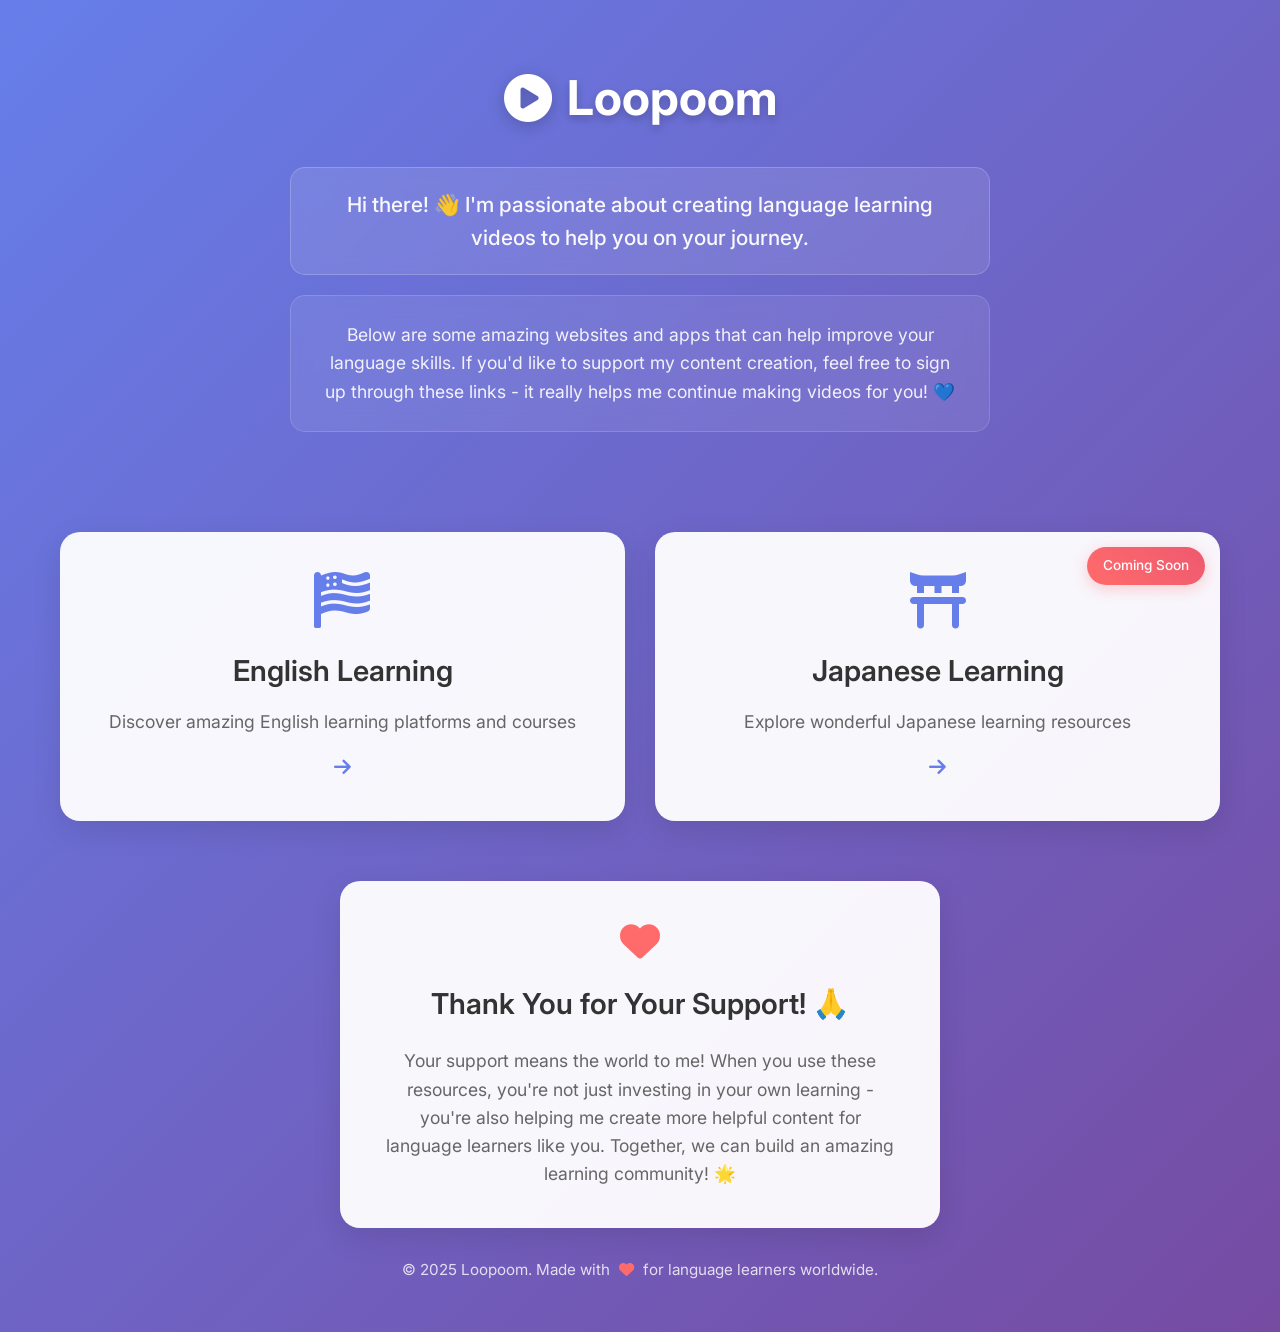
<file: index.html>
<!DOCTYPE html>
<html lang="en">
<head>
    <meta charset="UTF-8">
    <meta name="viewport" content="width=device-width, initial-scale=1.0">
    <meta name='impact-site-verification' value='527e06e0-3b58-4ef5-a20b-6cfbfc1bdbca'>
    <meta name="fo-verify" content="b2a765ed-d427-432b-bdc2-77736e9ad4ca" />
    <title>Loopoom - Language Learning Resources</title>
    <link rel="icon" type="image/svg+xml" href="data:image/svg+xml,<svg xmlns='http://www.w3.org/2000/svg' viewBox='0 0 24 24' fill='%23667eea'><circle cx='12' cy='12' r='10'/><polygon fill='white' points='10,8 16,12 10,16'/></svg>">
    <link rel="stylesheet" href="styles/main.css">
    <link href="https://cdnjs.cloudflare.com/ajax/libs/font-awesome/6.0.0/css/all.min.css" rel="stylesheet">
    <link href="https://fonts.googleapis.com/css2?family=Inter:wght@300;400;500;600;700&display=swap" rel="stylesheet">
</head>
<body>
    <div class="container">
        <header class="header">
            <div class="logo">
                <i class="fas fa-play-circle"></i>
                <h1>Loopoom</h1>
            </div>
            <div class="intro-section">
                <p class="creator-intro">Hi there! 👋 I'm passionate about creating language learning videos to help you on your journey.</p>
                <p class="subtitle">Below are some amazing websites and apps that can help improve your language skills. If you'd like to support my content creation, feel free to sign up through these links - it really helps me continue making videos for you! 💙</p>
            </div>
        </header>

        <main class="main-content">
            <div class="language-selection">
                <div class="language-card english-card" onclick="navigateToEnglish()">
                    <div class="card-icon">
                        <i class="fas fa-flag-usa"></i>
                    </div>
                    <h2>English Learning</h2>
                    <p>Discover amazing English learning platforms and courses</p>
                    <div class="card-arrow">
                        <i class="fas fa-arrow-right"></i>
                    </div>
                </div>

                <div class="language-card japanese-card" onclick="navigateToJapanese()">
                    <div class="card-icon">
                        <i class="fas fa-torii-gate"></i>
                    </div>
                    <h2>Japanese Learning</h2>
                    <p>Explore wonderful Japanese learning resources</p>
                    <div class="card-arrow">
                        <i class="fas fa-arrow-right"></i>
                    </div>
                    <div class="coming-soon">Coming Soon</div>
                </div>
            </div>

            <div class="support-message">
                <div class="support-card">
                    <i class="fas fa-heart"></i>
                    <h3>Thank You for Your Support! 🙏</h3>
                    <p>Your support means the world to me! When you use these resources, you're not just investing in your own learning - you're also helping me create more helpful content for language learners like you. Together, we can build an amazing learning community! 🌟</p>
                </div>
            </div>
        </main>

        <footer class="footer">
            <p>&copy; 2025 Loopoom. Made with <i class="fas fa-heart"></i> for language learners worldwide.</p>
        </footer>
    </div>

    <script src="scripts/main.js"></script>
</body>
</html>
</file>
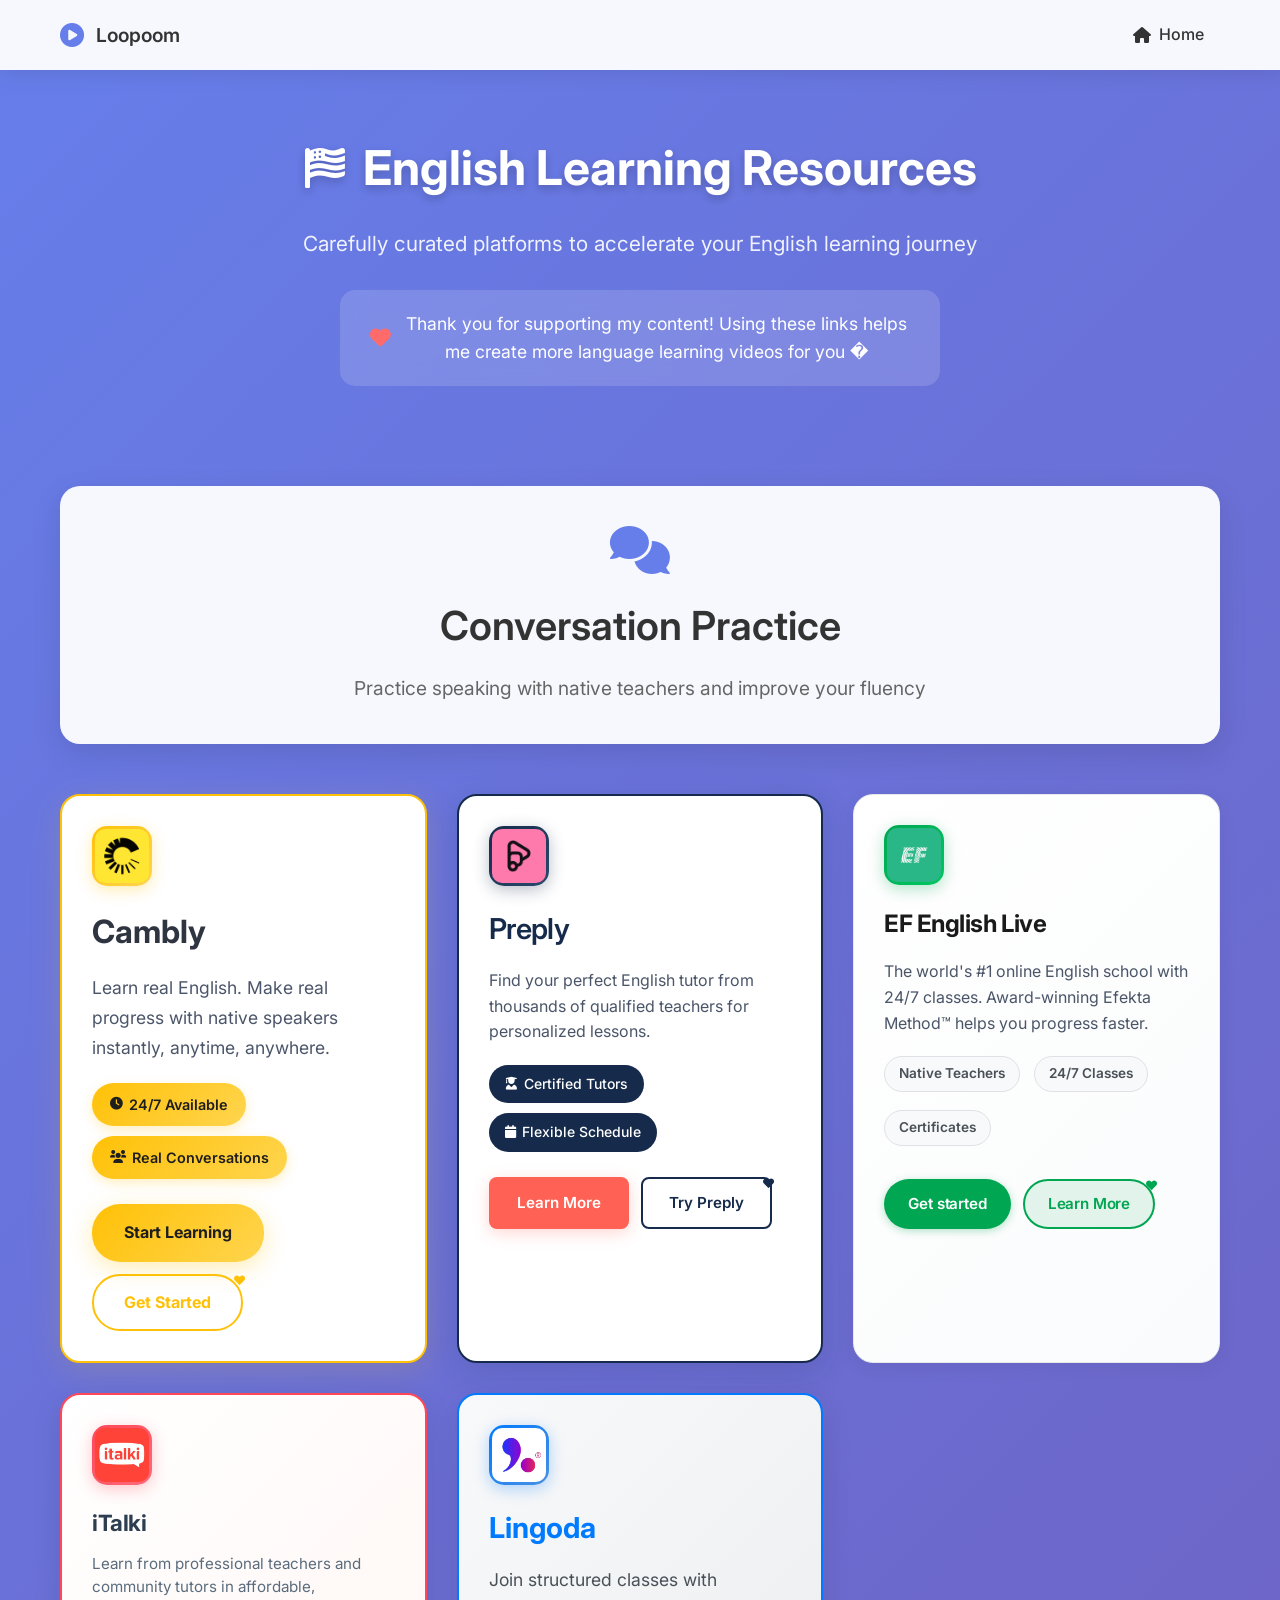
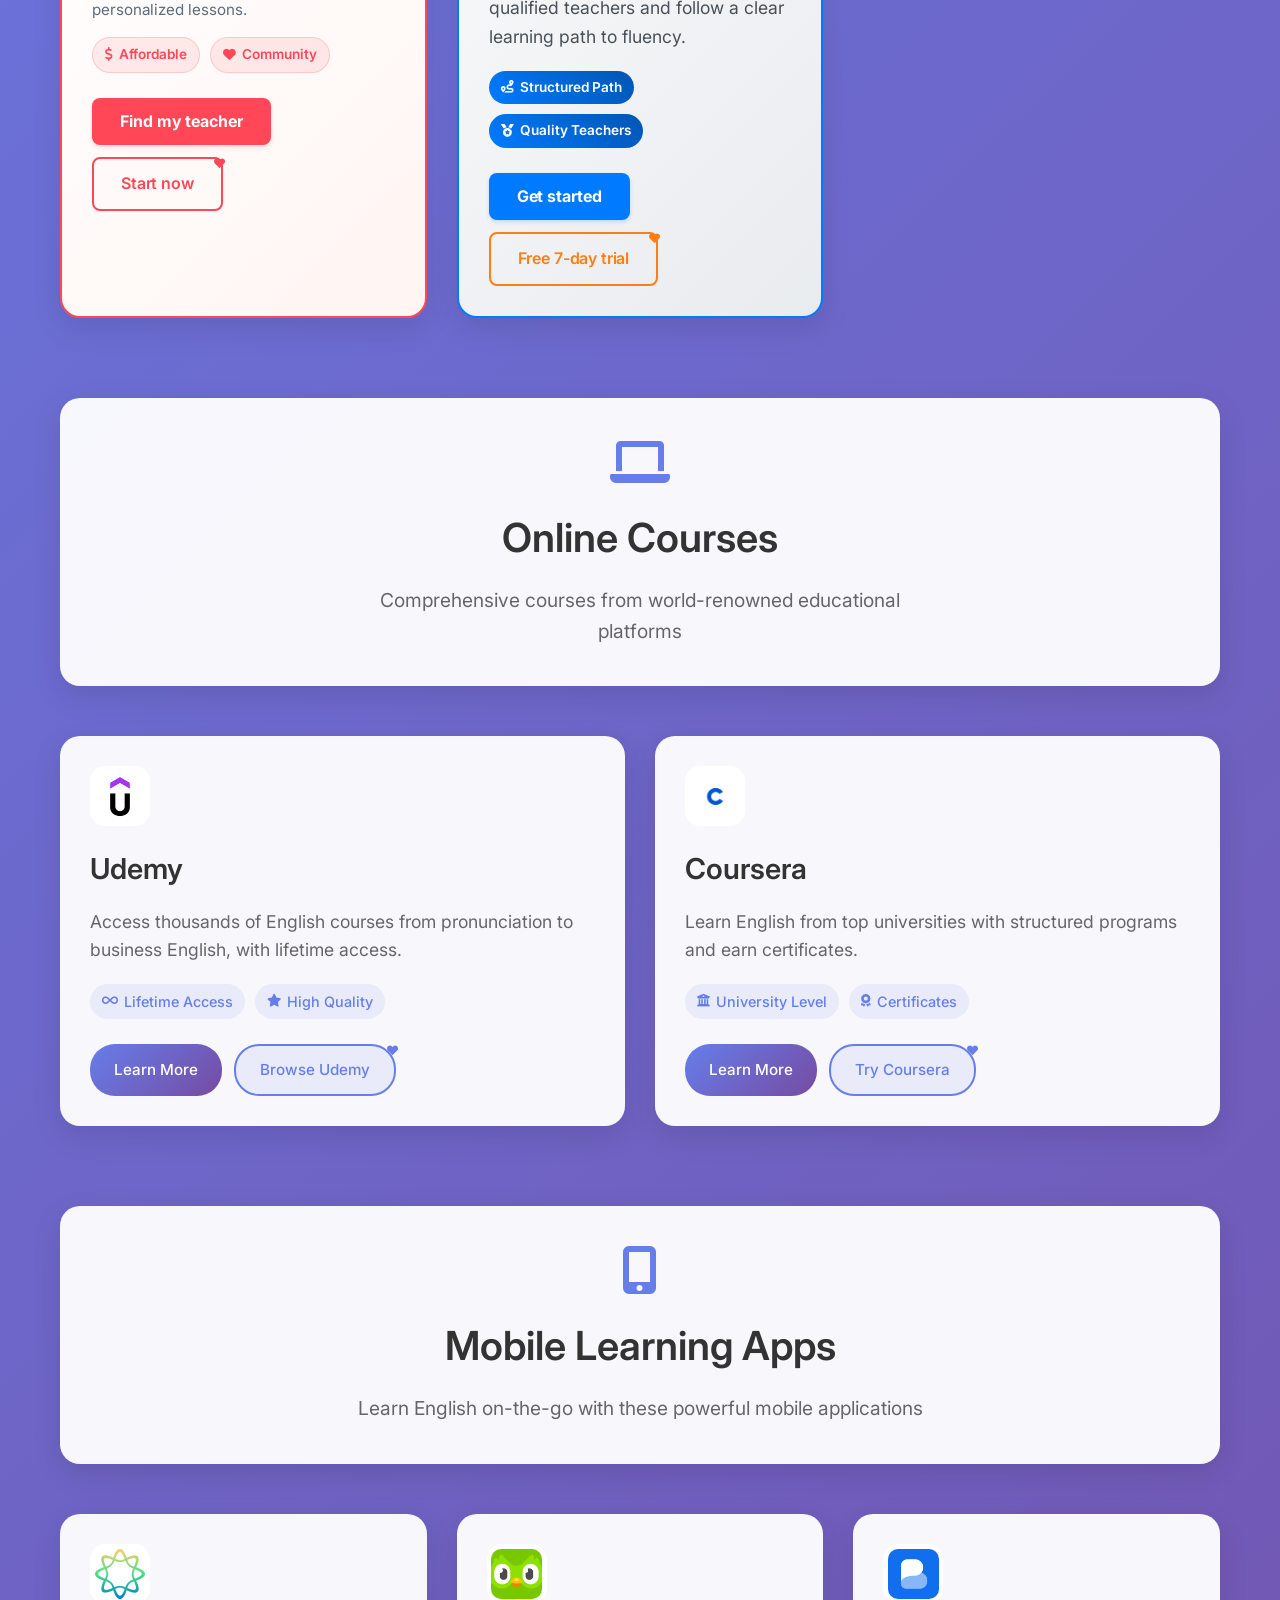
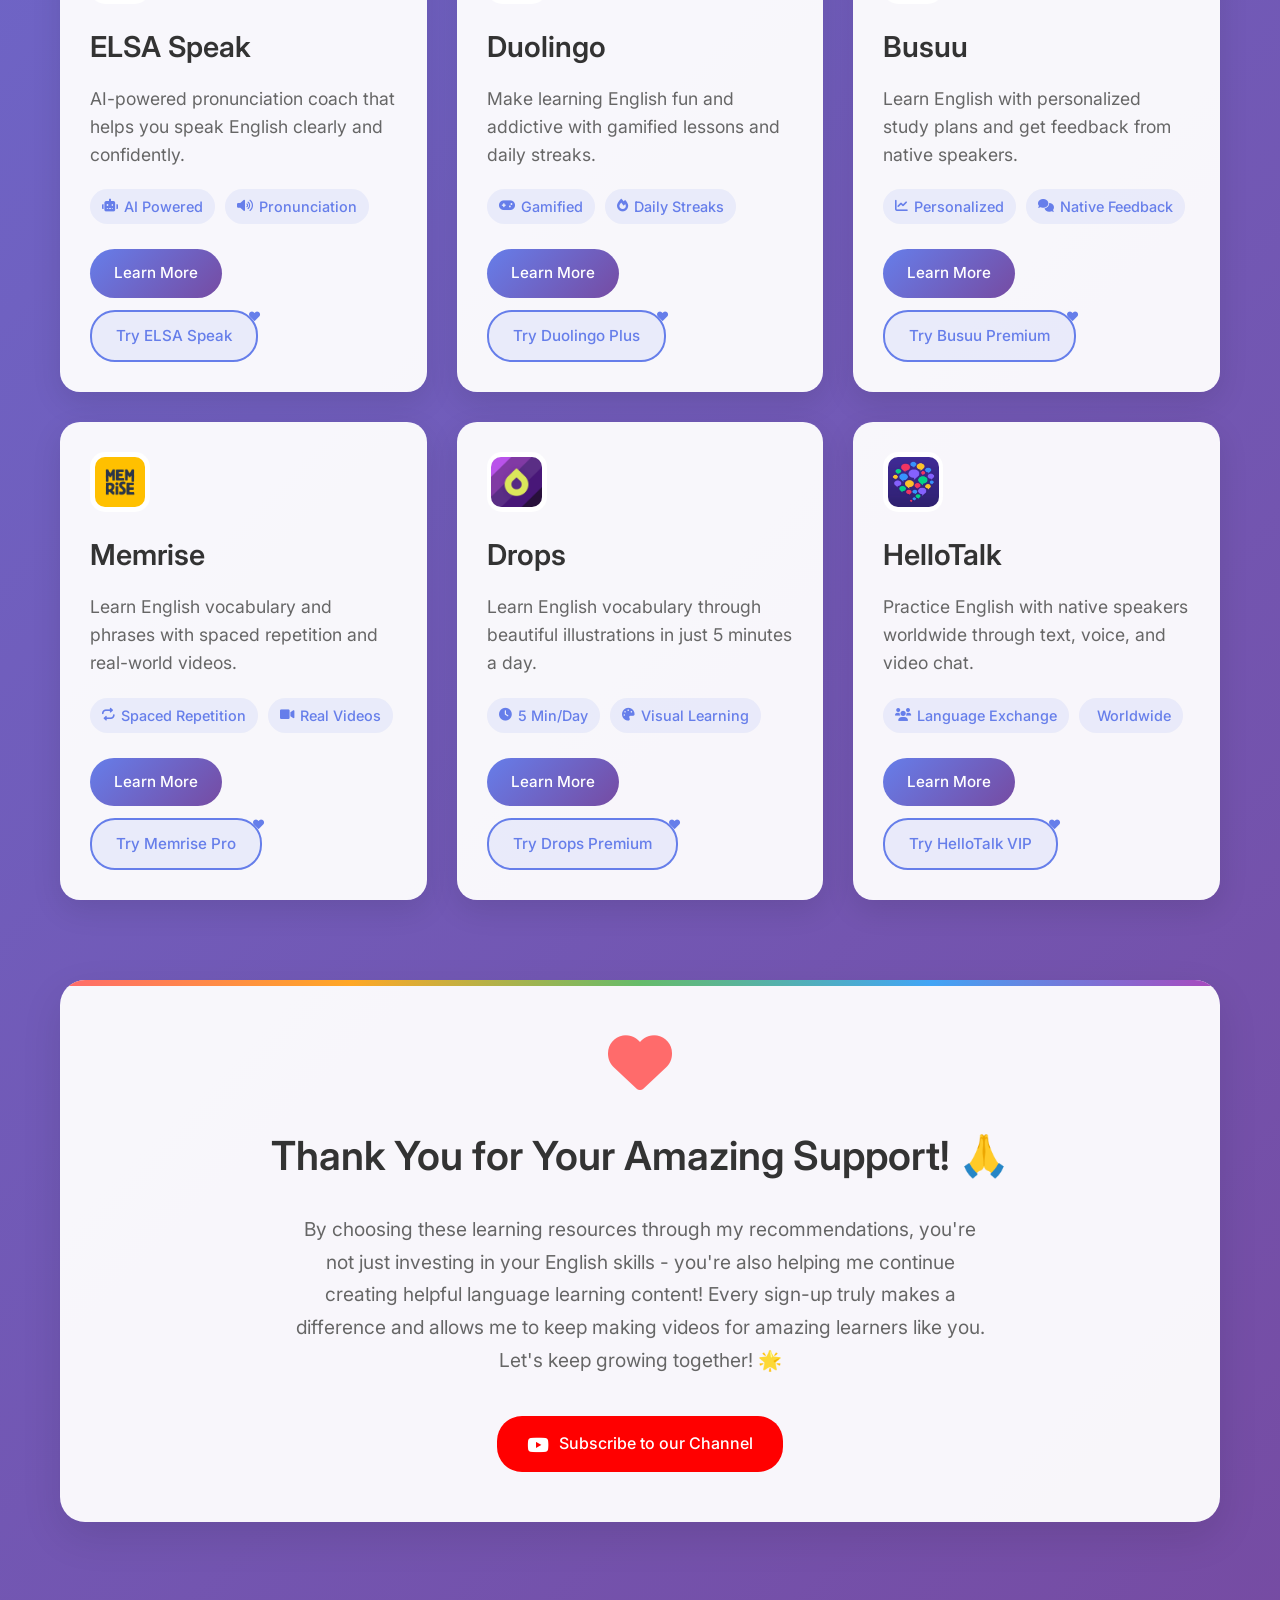
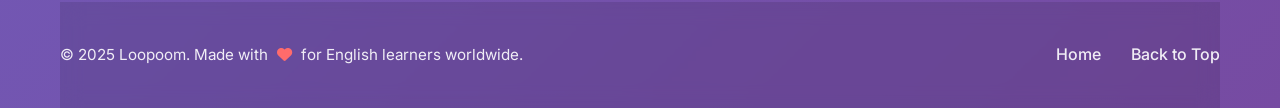
<file: english.html>
<!DOCTYPE html>
<html lang="en">
<head>
    <meta charset="UTF-8">
    <meta name="viewport" content="width=device-width, initial-scale=1.0">
    <meta name="impact-site-verification" content="d457057c-85a9-4503-acae-2115a7ee90d3">
    <title>English Learning Resources - Loopoom</title>
    <link rel="icon" type="image/svg+xml" href="data:image/svg+xml,<svg xmlns='http://www.w3.org/2000/svg' viewBox='0 0 24 24' fill='%23667eea'><circle cx='12' cy='12' r='10'/><polygon fill='white' points='10,8 16,12 10,16'/></svg>">
    <link rel="stylesheet" href="styles/english.css">
    <link href="https://cdnjs.cloudflare.com/ajax/libs/font-awesome/6.0.0/css/all.min.css" rel="stylesheet">
    <link href="https://fonts.googleapis.com/css2?family=Inter:wght@300;400;500;600;700&display=swap" rel="stylesheet">
</head>
<body>
    <nav class="navbar">
        <div class="nav-container">
            <div class="nav-logo">
                <a href="index.html">
                    <i class="fas fa-play-circle"></i>
                    <span>Loopoom</span>
                </a>
            </div>
            <div class="nav-links">
                <a href="index.html" class="nav-link">
                    <i class="fas fa-home"></i>
                    <span>Home</span>
                </a>
            </div>
        </div>
    </nav>

    <div class="container">
        <header class="page-header">
            <div class="header-content">
                <h1><i class="fas fa-flag-usa"></i> English Learning Resources</h1>
                <p class="header-subtitle">Carefully curated platforms to accelerate your English learning journey</p>
                <div class="support-note">
                    <i class="fas fa-heart"></i>
                    <span>Thank you for supporting my content! Using these links helps me create more language learning videos for you �</span>
                </div>
            </div>
        </header>

        <main class="main-content">
            <!-- Conversation Practice Section -->
            <section class="platform-section">
                <div class="section-header">
                    <i class="fas fa-comments"></i>
                    <h2>Conversation Practice</h2>
                    <p>Practice speaking with native teachers and improve your fluency</p>
                </div>
                
                <div class="platform-grid">
                    <div class="platform-card cambly-theme" data-category="conversation">
                        <div class="platform-logo cambly-logo">
                            <img src="images/logos/Cambly.jpg" alt="Cambly Logo" class="platform-logo-img">
                        </div>
                        <h3>Cambly</h3>
                        <p class="platform-description">Learn real English. Make real progress with native speakers instantly, anytime, anywhere.</p>
                        <div class="platform-features">
                            <span class="feature-tag cambly-tag"><i class="fas fa-clock"></i> 24/7 Available</span>
                            <span class="feature-tag cambly-tag"><i class="fas fa-users"></i> Real Conversations</span>
                        </div>
                        <div class="platform-actions">
                            <a href="#" class="btn btn-primary cambly-btn" onclick="openPlatformDetail('cambly')">Start Learning</a>
                            <a href="#" class="btn btn-secondary cambly-secondary affiliate-link">Get Started</a>
                        </div>
                    </div>

                    <div class="platform-card preply-theme" data-category="conversation">
                        <div class="platform-logo preply-logo">
                            <img src="images/logos/Preply .png" alt="Preply Logo" class="platform-logo-img">
                        </div>
                        <h3>Preply</h3>
                        <p class="platform-description">Find your perfect English tutor from thousands of qualified teachers for personalized lessons.</p>
                        <div class="platform-features">
                            <span class="feature-tag preply-tag"><i class="fas fa-user-graduate"></i> Certified Tutors</span>
                            <span class="feature-tag preply-tag"><i class="fas fa-calendar"></i> Flexible Schedule</span>
                        </div>
                        <div class="platform-actions">
                            <a href="#" class="btn btn-primary preply-btn-main" onclick="openPlatformDetail('preply')">Learn More</a>
                            <a href="#" class="btn btn-secondary preply-secondary-main affiliate-link">Try Preply</a>
                        </div>
                    </div>

                <div class="platform-card ef-english-live-theme">
                    <div class="platform-logo ef-logo">
                        <img src="images/logos/EFEnglishLive.png" alt="EF English Live" class="platform-logo-img">
                    </div>
                    <h3>EF English Live</h3>
                    <p class="platform-description">The world's #1 online English school with 24/7 classes. Award-winning Efekta Method™ helps you progress faster.</p>
                    <div class="platform-features">
                        <span class="feature-tag ef-tag">Native Teachers</span>
                        <span class="feature-tag ef-tag">24/7 Classes</span>
                        <span class="feature-tag ef-tag">Certificates</span>
                    </div>
                    <div class="platform-actions">
                        <a href="#" class="btn btn-primary ef-btn-main" onclick="openPlatformDetail('ef-english-live')">Get started</a>
                        <a href="#" class="btn btn-secondary ef-secondary-main affiliate-link">Learn More</a>
                    </div>
                </div>                    <div class="platform-card italki-theme" data-category="conversation">
                        <div class="platform-logo italki-logo">
                            <img src="images/logos/iTalki.jpeg" alt="iTalki Logo" class="platform-logo-img">
                        </div>
                        <h3>iTalki</h3>
                        <p class="platform-description">Learn from professional teachers and community tutors in affordable, personalized lessons.</p>
                        <div class="platform-features">
                            <span class="feature-tag italki-tag"><i class="fas fa-dollar-sign"></i> Affordable</span>
                            <span class="feature-tag italki-tag"><i class="fas fa-heart"></i> Community</span>
                        </div>
                        <div class="platform-actions">
                            <a href="#" class="btn btn-primary italki-btn-main" onclick="openPlatformDetail('italki')">Find my teacher</a>
                            <a href="#" class="btn btn-secondary italki-secondary-main affiliate-link">Start now</a>
                        </div>
                    </div>

                    <div class="platform-card lingoda-theme" data-category="conversation">
                        <div class="platform-logo lingoda-logo">
                            <img src="images/logos/Lingoda.jpeg" alt="Lingoda Logo" class="platform-logo-img">
                        </div>
                        <h3>Lingoda</h3>
                        <p class="platform-description">Join structured classes with qualified teachers and follow a clear learning path to fluency.</p>
                        <div class="platform-features">
                            <span class="feature-tag lingoda-tag"><i class="fas fa-route"></i> Structured Path</span>
                            <span class="feature-tag lingoda-tag"><i class="fas fa-medal"></i> Quality Teachers</span>
                        </div>
                        <div class="platform-actions">
                            <a href="#" class="btn btn-primary lingoda-btn-main" onclick="openPlatformDetail('lingoda')">Get started</a>
                            <a href="#" class="btn btn-secondary lingoda-secondary-main affiliate-link">Free 7-day trial</a>
                        </div>
                    </div>
                </div>
            </section>

            <!-- Online Courses Section -->
            <section class="platform-section">
                <div class="section-header">
                    <i class="fas fa-laptop"></i>
                    <h2>Online Courses</h2>
                    <p>Comprehensive courses from world-renowned educational platforms</p>
                </div>
                
                <div class="platform-grid">
                    <div class="platform-card" data-category="courses">
                        <div class="platform-logo">
                            <img src="images/logos/Udemy.png" alt="Udemy Logo" class="platform-logo-img">
                        </div>
                        <h3>Udemy</h3>
                        <p class="platform-description">Access thousands of English courses from pronunciation to business English, with lifetime access.</p>
                        <div class="platform-features">
                            <span class="feature-tag"><i class="fas fa-infinity"></i> Lifetime Access</span>
                            <span class="feature-tag"><i class="fas fa-star"></i> High Quality</span>
                        </div>
                        <div class="platform-actions">
                            <a href="#" class="btn btn-primary" onclick="openPlatformDetail('udemy')">Learn More</a>
                            <a href="#" class="btn btn-secondary affiliate-link">Browse Udemy</a>
                        </div>
                    </div>

                    <div class="platform-card" data-category="courses">
                        <div class="platform-logo">
                            <img src="images/logos/Coursera.png" alt="Coursera Logo" class="platform-logo-img">
                        </div>
                        <h3>Coursera</h3>
                        <p class="platform-description">Learn English from top universities with structured programs and earn certificates.</p>
                        <div class="platform-features">
                            <span class="feature-tag"><i class="fas fa-university"></i> University Level</span>
                            <span class="feature-tag"><i class="fas fa-award"></i> Certificates</span>
                        </div>
                        <div class="platform-actions">
                            <a href="#" class="btn btn-primary" onclick="openPlatformDetail('coursera')">Learn More</a>
                            <a href="#" class="btn btn-secondary affiliate-link">Try Coursera</a>
                        </div>
                    </div>
                </div>
            </section>

            <!-- Mobile Apps Section -->
            <section class="platform-section">
                <div class="section-header">
                    <i class="fas fa-mobile-alt"></i>
                    <h2>Mobile Learning Apps</h2>
                    <p>Learn English on-the-go with these powerful mobile applications</p>
                </div>
                
                <div class="platform-grid">
                    <div class="platform-card" data-category="apps">
                        <div class="platform-logo">
                            <img src="images/logos/ELSASpeak.jpeg" alt="ELSA Speak Logo" class="platform-logo-img">
                        </div>
                        <h3>ELSA Speak</h3>
                        <p class="platform-description">AI-powered pronunciation coach that helps you speak English clearly and confidently.</p>
                        <div class="platform-features">
                            <span class="feature-tag"><i class="fas fa-robot"></i> AI Powered</span>
                            <span class="feature-tag"><i class="fas fa-volume-up"></i> Pronunciation</span>
                        </div>
                        <div class="platform-actions">
                            <a href="#" class="btn btn-primary" onclick="openPlatformDetail('elsa-speak')">Learn More</a>
                            <a href="#" class="btn btn-secondary affiliate-link">Try ELSA Speak</a>
                        </div>
                    </div>

                    <div class="platform-card" data-category="apps">
                        <div class="platform-logo">
                            <img src="images/logos/Duolingo.png" alt="Duolingo Logo" class="platform-logo-img">
                        </div>
                        <h3>Duolingo</h3>
                        <p class="platform-description">Make learning English fun and addictive with gamified lessons and daily streaks.</p>
                        <div class="platform-features">
                            <span class="feature-tag"><i class="fas fa-gamepad"></i> Gamified</span>
                            <span class="feature-tag"><i class="fas fa-fire"></i> Daily Streaks</span>
                        </div>
                        <div class="platform-actions">
                            <a href="#" class="btn btn-primary" onclick="openPlatformDetail('duolingo')">Learn More</a>
                            <a href="#" class="btn btn-secondary affiliate-link">Try Duolingo Plus</a>
                        </div>
                    </div>

                    <div class="platform-card" data-category="apps">
                        <div class="platform-logo">
                            <img src="images/logos/Busuu.png" alt="Busuu Logo" class="platform-logo-img">
                        </div>
                        <h3>Busuu</h3>
                        <p class="platform-description">Learn English with personalized study plans and get feedback from native speakers.</p>
                        <div class="platform-features">
                            <span class="feature-tag"><i class="fas fa-chart-line"></i> Personalized</span>
                            <span class="feature-tag"><i class="fas fa-comments"></i> Native Feedback</span>
                        </div>
                        <div class="platform-actions">
                            <a href="#" class="btn btn-primary" onclick="openPlatformDetail('busuu')">Learn More</a>
                            <a href="#" class="btn btn-secondary affiliate-link">Try Busuu Premium</a>
                        </div>
                    </div>

                    <div class="platform-card" data-category="apps">
                        <div class="platform-logo">
                            <img src="images/logos/Memrise.png" alt="Memrise Logo" class="platform-logo-img">
                        </div>
                        <h3>Memrise</h3>
                        <p class="platform-description">Learn English vocabulary and phrases with spaced repetition and real-world videos.</p>
                        <div class="platform-features">
                            <span class="feature-tag"><i class="fas fa-repeat"></i> Spaced Repetition</span>
                            <span class="feature-tag"><i class="fas fa-video"></i> Real Videos</span>
                        </div>
                        <div class="platform-actions">
                            <a href="#" class="btn btn-primary" onclick="openPlatformDetail('memrise')">Learn More</a>
                            <a href="#" class="btn btn-secondary affiliate-link">Try Memrise Pro</a>
                        </div>
                    </div>

                    <div class="platform-card" data-category="apps">
                        <div class="platform-logo">
                            <img src="images/logos/Drops.png" alt="Drops Logo" class="platform-logo-img">
                        </div>
                        <h3>Drops</h3>
                        <p class="platform-description">Learn English vocabulary through beautiful illustrations in just 5 minutes a day.</p>
                        <div class="platform-features">
                            <span class="feature-tag"><i class="fas fa-clock"></i> 5 Min/Day</span>
                            <span class="feature-tag"><i class="fas fa-palette"></i> Visual Learning</span>
                        </div>
                        <div class="platform-actions">
                            <a href="#" class="btn btn-primary" onclick="openPlatformDetail('drops')">Learn More</a>
                            <a href="#" class="btn btn-secondary affiliate-link">Try Drops Premium</a>
                        </div>
                    </div>

                    <div class="platform-card" data-category="apps">
                        <div class="platform-logo">
                            <img src="images/logos/HelloTalk.jpeg" alt="HelloTalk Logo" class="platform-logo-img">
                        </div>
                        <h3>HelloTalk</h3>
                        <p class="platform-description">Practice English with native speakers worldwide through text, voice, and video chat.</p>
                        <div class="platform-features">
                            <span class="feature-tag"><i class="fas fa-users"></i> Language Exchange</span>
                            <span class="feature-tag"><i class="fas fa-world"></i> Worldwide</span>
                        </div>
                        <div class="platform-actions">
                            <a href="#" class="btn btn-primary" onclick="openPlatformDetail('hellotalk')">Learn More</a>
                            <a href="#" class="btn btn-secondary affiliate-link">Try HelloTalk VIP</a>
                        </div>
                    </div>
                </div>
            </section>

            <!-- Thank You Section -->
            <section class="thank-you-section">
                <div class="thank-you-card">
                    <div class="thank-you-icon">
                        <i class="fas fa-heart"></i>
                    </div>
                    <h2>Thank You for Your Amazing Support! 🙏</h2>
                    <p>By choosing these learning resources through my recommendations, you're not just investing in your English skills - you're also helping me continue creating helpful language learning content! Every sign-up truly makes a difference and allows me to keep making videos for amazing learners like you. Let's keep growing together! 🌟</p>
                    <div class="social-links">
                        <a href="#" class="social-link youtube">
                            <i class="fab fa-youtube"></i>
                            <span>Subscribe to our Channel</span>
                        </a>
                    </div>
                </div>
            </section>
        </main>

        <footer class="footer">
            <div class="footer-content">
                <p>&copy; 2025 Loopoom. Made with <i class="fas fa-heart"></i> for English learners worldwide.</p>
                <div class="footer-links">
                    <a href="index.html">Home</a>
                    <a href="#" onclick="scrollToTop()">Back to Top</a>
                </div>
            </div>
        </footer>
    </div>

    <!-- Platform Detail Modal -->
    <div id="platformModal" class="modal-overlay" style="display: none;">
        <div class="modal-content">
            <div class="modal-header">
                <h3 id="modalTitle"></h3>
                <button onclick="closeModal()" class="close-btn">
                    <i class="fas fa-times"></i>
                </button>
            </div>
            <div class="modal-body" id="modalBody">
                <!-- Content will be populated by JavaScript -->
            </div>
        </div>
    </div>

    <script src="scripts/english.js"></script>
</body>
</html>
</file>
<file: styles/main.css>
/* Reset and base styles */
* {
    margin: 0;
    padding: 0;
    box-sizing: border-box;
}

body {
    font-family: 'Inter', -apple-system, BlinkMacSystemFont, 'Segoe UI', Roboto, Oxygen, Ubuntu, Cantarell, sans-serif;
    background: linear-gradient(135deg, #667eea 0%, #764ba2 100%);
    min-height: 100vh;
    color: #333;
    line-height: 1.6;
}

.container {
    max-width: 1200px;
    margin: 0 auto;
    padding: 20px;
    min-height: 100vh;
    display: flex;
    flex-direction: column;
}

/* Header Styles */
.header {
    text-align: center;
    margin-bottom: 60px;
    padding: 40px 0;
}

.logo {
    display: flex;
    align-items: center;
    justify-content: center;
    gap: 15px;
    margin-bottom: 30px;
}

.logo i {
    font-size: 3rem;
    color: #fff;
    filter: drop-shadow(0 4px 8px rgba(0,0,0,0.2));
}

.logo h1 {
    font-size: 3rem;
    font-weight: 700;
    color: #fff;
    text-shadow: 0 4px 8px rgba(0,0,0,0.2);
}

.intro-section {
    max-width: 700px;
    margin: 0 auto;
    text-align: center;
}

.creator-intro {
    font-size: 1.3rem;
    color: rgba(255,255,255,0.95);
    font-weight: 500;
    margin-bottom: 20px;
    background: rgba(255,255,255,0.1);
    backdrop-filter: blur(10px);
    padding: 20px 30px;
    border-radius: 15px;
    border: 1px solid rgba(255,255,255,0.2);
}

.subtitle {
    font-size: 1.1rem;
    color: rgba(255,255,255,0.9);
    font-weight: 400;
    line-height: 1.6;
    background: rgba(255,255,255,0.08);
    backdrop-filter: blur(10px);
    padding: 25px 30px;
    border-radius: 15px;
    border: 1px solid rgba(255,255,255,0.15);
}

/* Main Content */
.main-content {
    flex: 1;
    display: flex;
    flex-direction: column;
    gap: 40px;
}

.language-selection {
    display: grid;
    grid-template-columns: repeat(auto-fit, minmax(300px, 1fr));
    gap: 30px;
    margin-bottom: 20px;
}

.language-card {
    background: rgba(255,255,255,0.95);
    border-radius: 20px;
    padding: 40px 30px;
    text-align: center;
    cursor: pointer;
    transition: all 0.3s ease;
    box-shadow: 0 10px 30px rgba(0,0,0,0.1);
    position: relative;
    overflow: hidden;
}

.language-card::before {
    content: '';
    position: absolute;
    top: 0;
    left: 0;
    right: 0;
    height: 4px;
    background: linear-gradient(90deg, #4CAF50, #45a049);
    transform: scaleX(0);
    transition: transform 0.3s ease;
}

.language-card:hover::before {
    transform: scaleX(1);
}

.language-card:hover {
    transform: translateY(-10px);
    box-shadow: 0 20px 40px rgba(0,0,0,0.2);
}

.japanese-card:hover {
    transform: translateY(-5px);
    cursor: not-allowed;
}

.card-icon {
    margin-bottom: 20px;
}

.card-icon i {
    font-size: 3.5rem;
    color: #667eea;
}

.language-card h2 {
    font-size: 1.8rem;
    font-weight: 600;
    margin-bottom: 15px;
    color: #333;
}

.language-card p {
    color: #666;
    font-size: 1.1rem;
    margin-bottom: 20px;
    line-height: 1.5;
}

.card-arrow {
    margin-top: 10px;
}

.card-arrow i {
    font-size: 1.2rem;
    color: #667eea;
    transition: transform 0.3s ease;
}

.language-card:hover .card-arrow i {
    transform: translateX(10px);
}

.coming-soon {
    position: absolute;
    top: 15px;
    right: 15px;
    background: linear-gradient(45deg, #ff6b6b, #ee5a6f);
    color: white;
    padding: 8px 16px;
    border-radius: 20px;
    font-size: 0.85rem;
    font-weight: 500;
    box-shadow: 0 4px 15px rgba(255,107,107,0.3);
}

.japanese-card {
    opacity: 0.7;
    position: relative;
}

/* Support Message */
.support-message {
    display: flex;
    justify-content: center;
}

.support-card {
    background: rgba(255,255,255,0.95);
    border-radius: 20px;
    padding: 40px;
    text-align: center;
    max-width: 600px;
    box-shadow: 0 10px 30px rgba(0,0,0,0.1);
}

.support-card i {
    font-size: 2.5rem;
    color: #ff6b6b;
    margin-bottom: 20px;
}

.support-card h3 {
    font-size: 1.8rem;
    font-weight: 600;
    margin-bottom: 20px;
    color: #333;
}

.support-card p {
    color: #666;
    font-size: 1.1rem;
    line-height: 1.6;
}

/* Footer */
.footer {
    text-align: center;
    padding: 30px 0;
    color: rgba(255,255,255,0.8);
    font-size: 0.95rem;
}

.footer i {
    color: #ff6b6b;
    margin: 0 5px;
}

/* Responsive Design */
@media (max-width: 768px) {
    .container {
        padding: 15px;
    }
    
    .header {
        margin-bottom: 40px;
        padding: 20px 0;
    }
    
    .logo h1 {
        font-size: 2.5rem;
    }
    
    .logo i {
        font-size: 2.5rem;
    }
    
    .intro-section {
        max-width: 100%;
    }
    
    .creator-intro {
        font-size: 1.2rem;
        padding: 18px 25px;
    }
    
    .subtitle {
        font-size: 1rem;
        padding: 20px 25px;
    }
    
    .language-selection {
        grid-template-columns: 1fr;
        gap: 20px;
    }
    
    .language-card {
        padding: 30px 20px;
    }
    
    .language-card h2 {
        font-size: 1.6rem;
    }
    
    .language-card p {
        font-size: 1rem;
    }
    
    .support-card {
        padding: 30px 20px;
    }
    
    .support-card h3 {
        font-size: 1.6rem;
    }
    
    .support-card p {
        font-size: 1rem;
    }
}

@media (max-width: 480px) {
    .logo {
        flex-direction: column;
        gap: 10px;
        margin-bottom: 25px;
    }
    
    .logo h1 {
        font-size: 2rem;
    }
    
    .logo i {
        font-size: 2rem;
    }
    
    .creator-intro {
        font-size: 1.1rem;
        padding: 15px 20px;
    }
    
    .subtitle {
        font-size: 0.95rem;
        padding: 18px 20px;
    }
    
    .card-icon i {
        font-size: 3rem;
    }
    
    .language-card h2 {
        font-size: 1.4rem;
    }
    
    .support-card {
        margin: 0 10px;
    }
}

/* Animation for smooth loading */
@keyframes fadeInUp {
    from {
        opacity: 0;
        transform: translateY(30px);
    }
    to {
        opacity: 1;
        transform: translateY(0);
    }
}

.language-card, .support-card {
    animation: fadeInUp 0.6s ease forwards;
}

.language-card:nth-child(2) {
    animation-delay: 0.2s;
}
</file>
<file: styles/english.css>
/* English Page Styles */
* {
    margin: 0;
    padding: 0;
    box-sizing: border-box;
}

body {
    font-family: 'Inter', -apple-system, BlinkMacSystemFont, 'Segoe UI', Roboto, Oxygen, Ubuntu, Cantarell, sans-serif;
    background: linear-gradient(135deg, #667eea 0%, #764ba2 100%);
    min-height: 100vh;
    color: #333;
    line-height: 1.6;
}

/* Navigation */
.navbar {
    background: rgba(255,255,255,0.95);
    backdrop-filter: blur(10px);
    box-shadow: 0 2px 20px rgba(0,0,0,0.1);
    position: sticky;
    top: 0;
    z-index: 100;
}

.nav-container {
    max-width: 1200px;
    margin: 0 auto;
    padding: 0 20px;
    display: flex;
    justify-content: space-between;
    align-items: center;
    height: 70px;
}

.nav-logo a {
    text-decoration: none;
    display: flex;
    align-items: center;
    gap: 12px;
    color: #333;
    font-weight: 600;
    font-size: 1.2rem;
    transition: color 0.3s ease;
}

.nav-logo a:hover {
    color: #667eea;
}

.nav-logo i {
    font-size: 1.5rem;
    color: #667eea;
}

.nav-links {
    display: flex;
    gap: 20px;
}

.nav-link {
    text-decoration: none;
    color: #333;
    display: flex;
    align-items: center;
    gap: 8px;
    padding: 8px 16px;
    border-radius: 8px;
    transition: all 0.3s ease;
    font-weight: 500;
}

.nav-link:hover {
    background: rgba(102,126,234,0.1);
    color: #667eea;
}

/* Container */
.container {
    max-width: 1200px;
    margin: 0 auto;
    padding: 0 20px;
}

/* Page Header */
.page-header {
    text-align: center;
    padding: 60px 0;
    margin-bottom: 40px;
}

.header-content h1 {
    font-size: 3rem;
    font-weight: 700;
    color: #fff;
    text-shadow: 0 4px 8px rgba(0,0,0,0.2);
    margin-bottom: 20px;
    display: flex;
    align-items: center;
    justify-content: center;
    gap: 15px;
}

.header-content h1 i {
    font-size: 2.5rem;
}

.header-subtitle {
    font-size: 1.3rem;
    color: rgba(255,255,255,0.9);
    margin-bottom: 30px;
    font-weight: 400;
}

.support-note {
    background: rgba(255,255,255,0.15);
    backdrop-filter: blur(10px);
    padding: 20px 30px;
    border-radius: 15px;
    display: inline-flex;
    align-items: center;
    gap: 12px;
    color: #fff;
    font-size: 1.1rem;
    max-width: 600px;
    margin: 0 auto;
}

.support-note i {
    color: #ff6b6b;
    font-size: 1.3rem;
}

/* Platform Sections */
.platform-section {
    margin-bottom: 80px;
}

.section-header {
    text-align: center;
    margin-bottom: 50px;
    background: rgba(255,255,255,0.95);
    padding: 40px;
    border-radius: 20px;
    box-shadow: 0 10px 30px rgba(0,0,0,0.1);
}

.section-header i {
    font-size: 3rem;
    color: #667eea;
    margin-bottom: 20px;
}

.section-header h2 {
    font-size: 2.5rem;
    font-weight: 600;
    color: #333;
    margin-bottom: 15px;
}

.section-header p {
    font-size: 1.2rem;
    color: #666;
    max-width: 600px;
    margin: 0 auto;
}

/* Platform Grid */
.platform-grid {
    display: grid;
    grid-template-columns: repeat(auto-fit, minmax(350px, 1fr));
    gap: 30px;
}

.platform-card {
    background: rgba(255,255,255,0.95);
    border-radius: 20px;
    padding: 30px;
    box-shadow: 0 10px 30px rgba(0,0,0,0.1);
    transition: all 0.3s ease;
    position: relative;
    overflow: hidden;
}

.platform-card::before {
    content: '';
    position: absolute;
    top: 0;
    left: 0;
    right: 0;
    height: 4px;
    background: linear-gradient(90deg, #667eea, #764ba2);
    transform: scaleX(0);
    transition: transform 0.3s ease;
}

.platform-card:hover::before {
    transform: scaleX(1);
}

.platform-card:hover {
    transform: translateY(-10px);
    box-shadow: 0 20px 40px rgba(0,0,0,0.2);
}

.platform-logo {
    width: 60px;
    height: 60px;
    background: rgba(255,255,255,0.9);
    border-radius: 15px;
    display: flex;
    align-items: center;
    justify-content: center;
    margin-bottom: 20px;
    transition: all 0.3s ease;
    border: 2px solid rgba(255,255,255,0.2);
}

.platform-logo:hover {
    transform: scale(1.05);
    box-shadow: 0 8px 20px rgba(0,0,0,0.15);
}

.platform-logo-img {
    width: 90%;
    height: 90%;
    object-fit: contain;
    border-radius: 10px;
    transition: all 0.3s ease;
}

/* Platform-specific logo backgrounds with gradients */

.platform-logo i {
    font-size: 1.8rem;
    color: #fff;
}

.platform-card h3 {
    font-size: 1.8rem;
    font-weight: 600;
    color: #333;
    margin-bottom: 15px;
}

.platform-description {
    color: #666;
    font-size: 1.1rem;
    line-height: 1.6;
    margin-bottom: 20px;
}

.platform-features {
    display: flex;
    flex-wrap: wrap;
    gap: 10px;
    margin-bottom: 25px;
}

.feature-tag {
    background: rgba(102,126,234,0.1);
    color: #667eea;
    padding: 6px 12px;
    border-radius: 20px;
    font-size: 0.9rem;
    font-weight: 500;
    display: flex;
    align-items: center;
    gap: 6px;
}

.feature-tag i {
    font-size: 0.8rem;
}

.platform-actions {
    display: flex;
    gap: 12px;
    flex-wrap: wrap;
}

/* Buttons */
.btn {
    padding: 12px 24px;
    border-radius: 25px;
    text-decoration: none;
    font-weight: 500;
    font-size: 0.95rem;
    transition: all 0.3s ease;
    border: none;
    cursor: pointer;
    display: inline-flex;
    align-items: center;
    justify-content: center;
    min-width: 120px;
}

.btn-primary {
    background: linear-gradient(135deg, #667eea, #764ba2);
    color: #fff;
}

.btn-primary:hover {
    transform: translateY(-2px);
    box-shadow: 0 8px 25px rgba(102,126,234,0.4);
}

.btn-secondary {
    background: rgba(102,126,234,0.1);
    color: #667eea;
    border: 2px solid #667eea;
}

.btn-secondary:hover {
    background: #667eea;
    color: #fff;
    transform: translateY(-2px);
    box-shadow: 0 8px 25px rgba(102,126,234,0.3);
}

.affiliate-link {
    position: relative;
}

.affiliate-link::after {
    content: '❤️';
    position: absolute;
    top: -5px;
    right: -5px;
    font-size: 0.8rem;
}

/* Thank You Section */
.thank-you-section {
    margin: 80px 0;
}

.thank-you-card {
    background: rgba(255,255,255,0.95);
    border-radius: 25px;
    padding: 50px;
    text-align: center;
    box-shadow: 0 15px 40px rgba(0,0,0,0.1);
    position: relative;
    overflow: hidden;
}

.thank-you-card::before {
    content: '';
    position: absolute;
    top: 0;
    left: 0;
    right: 0;
    height: 6px;
    background: linear-gradient(90deg, #ff6b6b, #ffa726, #66bb6a, #42a5f5, #ab47bc);
}

.thank-you-icon {
    margin-bottom: 30px;
}

.thank-you-icon i {
    font-size: 4rem;
    color: #ff6b6b;
    animation: heartbeat 2s ease-in-out infinite;
}

@keyframes heartbeat {
    0% { transform: scale(1); }
    14% { transform: scale(1.1); }
    28% { transform: scale(1); }
    42% { transform: scale(1.1); }
    70% { transform: scale(1); }
}

.thank-you-card h2 {
    font-size: 2.5rem;
    color: #333;
    margin-bottom: 25px;
    font-weight: 600;
}

.thank-you-card p {
    font-size: 1.2rem;
    color: #666;
    line-height: 1.7;
    max-width: 700px;
    margin: 0 auto 40px;
}

.social-links {
    display: flex;
    justify-content: center;
    gap: 20px;
}

.social-link {
    background: #ff0000;
    color: #fff;
    padding: 15px 30px;
    border-radius: 25px;
    text-decoration: none;
    font-weight: 500;
    display: flex;
    align-items: center;
    gap: 10px;
    transition: all 0.3s ease;
}

.social-link:hover {
    transform: translateY(-3px);
    box-shadow: 0 10px 30px rgba(255,0,0,0.3);
}

.social-link i {
    font-size: 1.2rem;
}

/* Footer */
.footer {
    background: rgba(0,0,0,0.1);
    backdrop-filter: blur(10px);
    padding: 40px 0;
    margin-top: 80px;
}

.footer-content {
    display: flex;
    justify-content: space-between;
    align-items: center;
    flex-wrap: wrap;
    gap: 20px;
    color: rgba(255,255,255,0.9);
}

.footer-content p {
    font-size: 0.95rem;
}

.footer-content i {
    color: #ff6b6b;
    margin: 0 5px;
}

.footer-links {
    display: flex;
    gap: 30px;
}

.footer-links a {
    color: rgba(255,255,255,0.9);
    text-decoration: none;
    font-weight: 500;
    transition: color 0.3s ease;
}

.footer-links a:hover {
    color: #fff;
}

/* Modal Styles */
.modal-overlay {
    position: fixed;
    top: 0;
    left: 0;
    width: 100%;
    height: 100%;
    background: rgba(0,0,0,0.8);
    display: flex;
    justify-content: center;
    align-items: flex-start;
    z-index: 1000;
    animation: fadeIn 0.3s ease;
    padding: 20px;
    overflow-y: auto;
    padding-top: 40px;
}

.modal-content {
    background: #fff;
    border-radius: 20px;
    max-width: 600px;
    width: 90%;
    max-height: calc(100vh - 80px);
    overflow-y: auto;
    animation: slideUp 0.3s ease;
    margin: 0 auto;
    position: relative;
    flex-shrink: 0;
}

.modal-header {
    padding: 30px 30px 0;
    display: flex;
    justify-content: space-between;
    align-items: center;
    border-bottom: 1px solid #eee;
    margin-bottom: 30px;
}

.modal-header h3 {
    font-size: 1.8rem;
    color: #333;
    font-weight: 600;
}

.close-btn {
    background: none;
    border: none;
    font-size: 1.5rem;
    color: #666;
    cursor: pointer;
    padding: 10px;
    border-radius: 50%;
    transition: all 0.3s ease;
    position: sticky;
    top: 0;
    z-index: 10;
}

.close-btn:hover {
    background: rgba(102,126,234,0.1);
    color: #667eea;
}

.modal-body {
    padding: 0 30px 30px;
    overflow-y: visible;
}

/* Responsive Design */
@media (max-width: 768px) {
    .container {
        padding: 0 15px;
    }
    
    .nav-container {
        padding: 0 15px;
    }
    
    .nav-links {
        display: none;
    }
    
    .header-content h1 {
        font-size: 2.5rem;
        flex-direction: column;
        gap: 10px;
    }
    
    .header-subtitle {
        font-size: 1.1rem;
    }
    
    .support-note {
        flex-direction: column;
        text-align: center;
        padding: 20px;
        font-size: 1rem;
    }
    
    .section-header {
        padding: 30px 20px;
    }
    
    .section-header h2 {
        font-size: 2rem;
    }
    
    .section-header i {
        font-size: 2.5rem;
    }
    
    .platform-grid {
        grid-template-columns: 1fr;
        gap: 20px;
    }
    
    .platform-card {
        padding: 25px 20px;
    }
    
    .platform-actions {
        flex-direction: column;
    }
    
    .thank-you-card {
        padding: 40px 20px;
    }
    
    .thank-you-card h2 {
        font-size: 2rem;
    }
    
    .thank-you-card p {
        font-size: 1.1rem;
    }
    
    .footer-content {
        flex-direction: column;
        text-align: center;
    }
    
    .modal-content {
        width: 95%;
        margin: 20px auto;
        max-height: none;
    }
    
    .modal-header {
        padding: 20px 20px 0;
    }
    
    .modal-body {
        padding: 0 20px 20px;
    }
}

@media (max-width: 480px) {
    .platform-grid {
        grid-template-columns: 1fr;
    }
    
    .platform-card {
        padding: 20px 15px;
    }
    
    .btn {
        padding: 10px 20px;
        font-size: 0.9rem;
        min-width: 100px;
    }
    
    .social-links {
        flex-direction: column;
        align-items: center;
    }
}

/* Animation Keyframes */
@keyframes fadeIn {
    from { opacity: 0; }
    to { opacity: 1; }
}

@keyframes slideUp {
    from { 
        opacity: 0;
        transform: translateY(30px);
    }
    to { 
        opacity: 1;
        transform: translateY(0);
    }
}

/* Smooth scrolling */
html {
    scroll-behavior: smooth;
}

/* ===== PLATFORM-SPECIFIC AUTHENTIC THEMES ===== */

/* Cambly Theme - Based on cambly.com real design */
.cambly-theme {
    background: #FFFFFF;
    border: 2px solid #FFC107;
    box-shadow: 0 8px 32px rgba(255, 193, 7, 0.15);
    position: relative;
    overflow: hidden;
}

.cambly-theme::before {
    background: linear-gradient(90deg, #FFC107, #FFD54F);
    height: 4px;
}

.cambly-theme:hover {
    transform: translateY(-8px);
    box-shadow: 0 16px 48px rgba(255, 193, 7, 0.25);
    border-color: #FFD54F;
}

.cambly-logo {
    background: linear-gradient(135deg, #FFC107, #FFD54F) !important;
    border: none !important;
    box-shadow: 0 4px 16px rgba(255, 193, 7, 0.3);
}

.cambly-theme h3 {
    color: #2E3440;
    font-weight: 700;
    font-size: 2rem;
    margin-bottom: 16px;
}

.cambly-theme .platform-description {
    color: #4C566A;
    font-size: 1.1rem;
    line-height: 1.7;
    font-weight: 400;
}

.cambly-tag {
    background: linear-gradient(135deg, #FFC107, #FFD54F);
    color: #1E1E1E;
    font-weight: 600;
    border-radius: 24px;
    padding: 10px 18px;
    font-size: 0.9rem;
    box-shadow: 0 4px 12px rgba(255, 193, 7, 0.25);
    border: none;
    transition: all 0.3s ease;
}

.cambly-tag:hover {
    transform: translateY(-2px);
    box-shadow: 0 6px 20px rgba(255, 193, 7, 0.35);
}

.cambly-btn {
    background: linear-gradient(135deg, #FFC107, #FFD54F) !important;
    color: #1E1E1E !important;
    border: none;
    font-weight: 700;
    font-size: 1rem;
    padding: 16px 32px;
    border-radius: 28px;
    box-shadow: 0 6px 24px rgba(255, 193, 7, 0.3);
    transition: all 0.3s ease;
    text-transform: none;
}

.cambly-btn:hover {
    background: linear-gradient(135deg, #FFD54F, #FFC107) !important;
    transform: translateY(-3px);
    box-shadow: 0 10px 36px rgba(255, 193, 7, 0.4);
}

.cambly-secondary {
    background: transparent !important;
    color: #FFC107 !important;
    border: 2px solid #FFC107;
    font-weight: 700;
    font-size: 1rem;
    padding: 14px 30px;
    border-radius: 28px;
    transition: all 0.3s ease;
    text-transform: none;
}

.cambly-secondary:hover {
    background: #FFC107 !important;
    color: #1E1E1E !important;
    transform: translateY(-3px);
    box-shadow: 0 8px 28px rgba(255, 193, 7, 0.35);
}

/* ===== CAMBLY MODAL AUTHENTIC THEME ===== */

.cambly-modal-theme {
    max-width: 900px !important;
    width: 95% !important;
    max-height: none !important;
    background: #FFFFFF;
    border-radius: 16px;
    overflow: visible;
    box-shadow: 0 24px 64px rgba(0, 0, 0, 0.15);
    margin: 20px auto;
}

.cambly-modal-theme .modal-header {
    background: linear-gradient(135deg, #FFC107, #FFD54F);
    color: #1E1E1E;
    padding: 0;
    border: none;
    margin: 0;
}

.cambly-modal-theme .modal-header h3 {
    font-size: 1.8rem;
    font-weight: 700;
    color: #1E1E1E;
    padding: 24px 30px;
    margin: 0;
}

.cambly-modal-theme .close-btn {
    color: #1E1E1E;
    background: rgba(30, 30, 30, 0.1);
    margin-right: 20px;
    border-radius: 50%;
    width: 40px;
    height: 40px;
    display: flex;
    align-items: center;
    justify-content: center;
}

.cambly-modal-theme .close-btn:hover {
    background: rgba(30, 30, 30, 0.2);
    color: #1E1E1E;
}

.cambly-modal-hero {
    background: linear-gradient(135deg, #FFF8E1, #FFFFFF);
    padding: 48px 40px;
    text-align: center;
    border-bottom: 1px solid #FFF3C4;
}

.cambly-hero-content h2 {
    font-size: 2.5rem;
    font-weight: 800;
    color: #2E3440;
    margin-bottom: 16px;
    line-height: 1.2;
}

.hero-subtitle {
    font-size: 1.3rem;
    color: #4C566A;
    margin-bottom: 40px;
    line-height: 1.6;
    max-width: 600px;
    margin-left: auto;
    margin-right: auto;
}

.hero-stats {
    display: flex;
    justify-content: center;
    gap: 48px;
    margin-top: 32px;
}

.stat-item {
    text-align: center;
}

.stat-number {
    display: block;
    font-size: 2.2rem;
    font-weight: 800;
    color: #FFC107;
    line-height: 1;
    margin-bottom: 8px;
}

.stat-label {
    font-size: 1rem;
    color: #4C566A;
    font-weight: 600;
    text-transform: uppercase;
    letter-spacing: 0.5px;
}

.cambly-features-grid {
    display: grid;
    grid-template-columns: repeat(2, 1fr);
    gap: 24px;
    padding: 40px;
    background: #FFFFFF;
}

.cambly-feature-card {
    background: #FFFFFF;
    border: 2px solid #FFF3C4;
    border-radius: 16px;
    padding: 32px 24px;
    text-align: center;
    transition: all 0.3s ease;
    position: relative;
    overflow: hidden;
}

.cambly-feature-card::before {
    content: '';
    position: absolute;
    top: 0;
    left: 0;
    right: 0;
    height: 4px;
    background: linear-gradient(90deg, #FFC107, #FFD54F);
    transform: scaleX(0);
    transition: transform 0.3s ease;
}

.cambly-feature-card:hover::before {
    transform: scaleX(1);
}

.cambly-feature-card:hover {
    transform: translateY(-4px);
    border-color: #FFC107;
    box-shadow: 0 12px 32px rgba(255, 193, 7, 0.15);
}

.feature-icon {
    font-size: 3rem;
    margin-bottom: 16px;
    display: block;
}

.cambly-feature-card h3 {
    font-size: 1.3rem;
    font-weight: 700;
    color: #2E3440;
    margin-bottom: 12px;
}

.cambly-feature-card p {
    color: #4C566A;
    font-size: 1rem;
    line-height: 1.5;
}

.cambly-pricing-section {
    background: #FAFAFA;
    padding: 48px 40px;
    border-top: 1px solid #FFF3C4;
}

.cambly-pricing-section h3 {
    text-align: center;
    font-size: 2rem;
    font-weight: 700;
    color: #2E3440;
    margin-bottom: 32px;
}

.pricing-grid {
    display: grid;
    grid-template-columns: repeat(2, 1fr);
    gap: 24px;
    max-width: 600px;
    margin: 0 auto;
}

.pricing-card {
    background: #FFFFFF;
    border: 2px solid #E5E5E5;
    border-radius: 16px;
    padding: 32px 24px;
    text-align: center;
    position: relative;
    transition: all 0.3s ease;
}

.pricing-card.featured {
    border-color: #FFC107;
    transform: scale(1.05);
    box-shadow: 0 12px 32px rgba(255, 193, 7, 0.2);
}

.popular-badge {
    background: linear-gradient(135deg, #FFC107, #FFD54F);
    color: #1E1E1E;
    font-size: 0.9rem;
    font-weight: 700;
    padding: 8px 20px;
    border-radius: 20px;
    position: absolute;
    top: -12px;
    left: 50%;
    transform: translateX(-50%);
    text-transform: uppercase;
    letter-spacing: 0.5px;
}

.plan-name {
    font-size: 1.3rem;
    font-weight: 700;
    color: #2E3440;
    margin-bottom: 16px;
}

.plan-price {
    font-size: 2.5rem;
    font-weight: 800;
    color: #FFC107;
    margin-bottom: 24px;
}

.plan-price span {
    font-size: 1rem;
    color: #4C566A;
    font-weight: 500;
}

.plan-features {
    text-align: left;
}

.plan-features .feature {
    color: #4C566A;
    font-size: 1rem;
    margin-bottom: 12px;
    padding-left: 8px;
}

.cambly-actions {
    padding: 32px 40px;
    background: #FFFFFF;
    display: flex;
    gap: 16px;
    justify-content: center;
    border-top: 1px solid #FFF3C4;
}

.cambly-actions .cambly-btn {
    font-size: 1.1rem;
    padding: 18px 36px;
    border-radius: 12px;
    font-weight: 700;
    min-width: 200px;
}

.cambly-actions .cambly-secondary {
    font-size: 1.1rem;
    padding: 16px 34px;
    border-radius: 12px;
    font-weight: 700;
    min-width: 160px;
}

/* Responsive Design for Cambly Modal */
@media (max-width: 768px) {
    .cambly-modal-theme {
        width: 95% !important;
        margin: 10px auto;
        max-height: none !important;
    }
    
    .cambly-hero-content h2 {
        font-size: 2rem;
    }
    
    .hero-subtitle {
        font-size: 1.1rem;
    }
    
    .hero-stats {
        gap: 24px;
    }
    
    .stat-number {
        font-size: 1.8rem;
    }
    
    .cambly-features-grid {
        grid-template-columns: 1fr;
        padding: 32px 24px;
    }
    
    .pricing-grid {
        grid-template-columns: 1fr;
    }
    
    .pricing-card.featured {
        transform: none;
        order: -1;
    }
    
    .cambly-actions {
        flex-direction: column;
        padding: 24px;
    }
    
    .cambly-actions .cambly-btn,
    .cambly-actions .cambly-secondary {
        width: 100%;
        min-width: auto;
    }
}

/* ===== PREPLY THEME FOR MAIN CARDS ===== */

.preply-theme {
    background: #FFFFFF;
    border: 2px solid #162B4C;
    box-shadow: 0 8px 32px rgba(22, 43, 76, 0.15);
    position: relative;
    overflow: hidden;
}

.preply-theme::before {
    background: linear-gradient(90deg, #162B4C, #2A4A6B);
    height: 4px;
}

.preply-theme:hover {
    transform: translateY(-8px);
    box-shadow: 0 16px 48px rgba(22, 43, 76, 0.25);
    border-color: #2A4A6B;
}

.preply-logo {
    background: linear-gradient(135deg, #162B4C, #2A4A6B) !important;
    border: none !important;
    box-shadow: 0 4px 16px rgba(22, 43, 76, 0.3);
}

.ef-logo {
    background: linear-gradient(135deg, #00A651, #00C860) !important;
    border: none !important;
    box-shadow: 0 4px 16px rgba(0, 166, 81, 0.3);
}

.italki-logo {
    background: linear-gradient(135deg, #FF4757, #FF6B7A) !important;
    border: none !important;
    box-shadow: 0 4px 16px rgba(255, 71, 87, 0.3);
}

.lingoda-logo {
    background: linear-gradient(135deg, #007BFF, #4A90E2) !important;
    border: none !important;
    box-shadow: 0 4px 16px rgba(0, 123, 255, 0.3);
}

.preply-theme h3 {
    color: #162B4C;
    font-weight: 600;
    font-size: 1.8rem;
    margin-bottom: 16px;
    letter-spacing: -0.02em;
}

.preply-theme .platform-description {
    color: #4A5568;
    font-size: 1rem;
    line-height: 1.6;
    font-weight: 400;
}

.preply-tag {
    background: #162B4C;
    color: #FFFFFF;
    font-weight: 500;
    border-radius: 20px;
    padding: 8px 16px;
    font-size: 0.875rem;
    border: none;
    transition: all 0.3s ease;
}

.preply-tag:hover {
    transform: translateY(-2px);
    background: #2A4A6B;
    box-shadow: 0 6px 20px rgba(22, 43, 76, 0.35);
}

.preply-btn-main {
    background: #FF6154 !important;
    color: #FFFFFF !important;
    border: none;
    font-weight: 600;
    font-size: 0.95rem;
    padding: 14px 28px;
    border-radius: 8px;
    transition: all 0.3s ease;
    text-transform: none;
    box-shadow: 0 4px 16px rgba(255, 97, 84, 0.25);
}

.preply-btn-main:hover {
    background: #E55347 !important;
    transform: translateY(-2px);
    box-shadow: 0 8px 24px rgba(255, 97, 84, 0.35);
}

.preply-secondary-main {
    background: transparent !important;
    color: #162B4C !important;
    border: 2px solid #162B4C;
    font-weight: 600;
    font-size: 0.95rem;
    padding: 12px 26px;
    border-radius: 8px;
    transition: all 0.3s ease;
    text-transform: none;
}

.preply-secondary-main:hover {
    background: #162B4C !important;
    color: #FFFFFF !important;
    transform: translateY(-2px);
    box-shadow: 0 6px 20px rgba(22, 43, 76, 0.3);
}

/* ===== PREPLY MODAL AUTHENTIC THEME ===== */

.preply-modal-theme {
    max-width: 900px !important;
    width: 95% !important;
    max-height: none !important;
    background: #FFFFFF;
    border-radius: 16px;
    overflow: visible;
    box-shadow: 0 24px 64px rgba(0, 0, 0, 0.15);
    margin: 20px auto;
}

.preply-modal-theme .modal-header {
    background: #162B4C;
    color: #FFFFFF;
    padding: 0;
    border: none;
    margin: 0;
}

.preply-modal-theme .modal-header h3 {
    font-size: 1.6rem;
    font-weight: 600;
    color: #FFFFFF;
    padding: 24px 30px;
    margin: 0;
    letter-spacing: -0.02em;
}

.preply-modal-theme .close-btn {
    color: #FFFFFF;
    background: rgba(255, 255, 255, 0.2);
    margin-right: 20px;
    border-radius: 50%;
    width: 40px;
    height: 40px;
    display: flex;
    align-items: center;
    justify-content: center;
}

.preply-modal-theme .close-btn:hover {
    background: rgba(255, 255, 255, 0.3);
    color: #FFFFFF;
}

.preply-modal-hero {
    background: linear-gradient(135deg, #F7FAFC, #FFFFFF);
    padding: 48px 40px;
    text-align: center;
    border-bottom: 1px solid #E2E8F0;
}

.preply-modal-hero .preply-hero-content h2 {
    font-size: 2.25rem;
    font-weight: 600;
    color: #162B4C;
    margin-bottom: 16px;
    line-height: 1.2;
    letter-spacing: -0.025em;
}

.preply-modal-hero .hero-subtitle {
    font-size: 1.2rem;
    color: #4A5568;
    margin-bottom: 40px;
    line-height: 1.6;
    max-width: 600px;
    margin-left: auto;
    margin-right: auto;
    font-weight: 400;
}

.preply-modal-hero .hero-stats {
    display: flex;
    justify-content: center;
    gap: 48px;
    margin-top: 32px;
}

.preply-modal-hero .stat-item {
    text-align: center;
}

.preply-modal-hero .stat-number {
    display: block;
    font-size: 2rem;
    font-weight: 700;
    color: #FF6154;
    line-height: 1;
    margin-bottom: 8px;
}

.preply-modal-hero .stat-label {
    font-size: 0.9rem;
    color: #4A5568;
    font-weight: 500;
    text-transform: uppercase;
    letter-spacing: 0.05em;
}

.preply-how-it-works {
    padding: 48px 40px;
    background: #FFFFFF;
    border-bottom: 1px solid #E5E7EB;
}

.preply-how-it-works h3 {
    text-align: center;
    font-size: 1.875rem;
    font-weight: 600;
    color: #162B4C;
    margin-bottom: 40px;
    letter-spacing: -0.025em;
}

.steps-grid {
    display: grid;
    grid-template-columns: repeat(3, 1fr);
    gap: 32px;
    max-width: 800px;
    margin: 0 auto;
}

.step-card {
    background: #FFFFFF;
    border: 1px solid #E2E8F0;
    border-radius: 12px;
    padding: 32px 24px;
    text-align: center;
    position: relative;
    transition: all 0.3s ease;
}

.step-card:hover {
    border-color: #162B4C;
    transform: translateY(-4px);
    box-shadow: 0 12px 32px rgba(22, 43, 76, 0.15);
}

.step-number {
    position: absolute;
    top: -12px;
    left: 24px;
    background: #FF6154;
    color: #FFFFFF;
    width: 32px;
    height: 32px;
    border-radius: 50%;
    display: flex;
    align-items: center;
    justify-content: center;
    font-weight: 600;
    font-size: 0.95rem;
}

.step-icon {
    font-size: 2.5rem;
    margin-bottom: 16px;
    display: block;
}

.step-card h4 {
    font-size: 1.2rem;
    font-weight: 600;
    color: #162B4C;
    margin-bottom: 12px;
    letter-spacing: -0.01em;
}

.step-card p {
    color: #4A5568;
    font-size: 0.95rem;
    line-height: 1.5;
}

.preply-features {
    padding: 48px 40px;
    background: #F9FAFB;
}

.preply-features h3 {
    text-align: center;
    font-size: 1.875rem;
    font-weight: 600;
    color: #162B4C;
    margin-bottom: 40px;
    letter-spacing: -0.025em;
}

.features-list {
    display: grid;
    grid-template-columns: repeat(2, 1fr);
    gap: 24px;
    max-width: 700px;
    margin: 0 auto;
}

.feature-item {
    display: flex;
    align-items: flex-start;
    gap: 16px;
    padding: 20px;
    background: #FFFFFF;
    border-radius: 8px;
    border: 1px solid #E2E8F0;
    transition: all 0.3s ease;
}

.feature-item:hover {
    border-color: #162B4C;
    box-shadow: 0 8px 24px rgba(22, 43, 76, 0.1);
    transform: translateY(-2px);
}

.preply-feature-icon {
    color: #10B981;
    font-size: 1.25rem;
    font-weight: 600;
    flex-shrink: 0;
}

.feature-text h4 {
    font-size: 1.1rem;
    font-weight: 600;
    color: #162B4C;
    margin-bottom: 6px;
    letter-spacing: -0.01em;
}

.feature-text p {
    color: #4A5568;
    font-size: 0.9rem;
    line-height: 1.5;
}

.preply-actions {
    padding: 32px 40px;
    background: #FFFFFF;
    display: flex;
    gap: 16px;
    justify-content: center;
    border-top: 1px solid #E5E7EB;
}

.preply-btn {
    background: #FF6154 !important;
    color: #FFFFFF !important;
    border: none;
    font-weight: 600;
    font-size: 1rem;
    padding: 16px 32px;
    border-radius: 8px;
    box-shadow: 0 4px 16px rgba(255, 97, 84, 0.25);
    transition: all 0.3s ease;
    text-transform: none;
    min-width: 200px;
}

.preply-btn:hover {
    background: #E55347 !important;
    transform: translateY(-2px);
    box-shadow: 0 8px 24px rgba(255, 97, 84, 0.35);
}

.preply-secondary {
    background: transparent !important;
    color: #162B4C !important;
    border: 2px solid #162B4C;
    font-weight: 600;
    font-size: 1rem;
    padding: 14px 30px;
    border-radius: 8px;
    transition: all 0.3s ease;
    text-transform: none;
    min-width: 150px;
}

.preply-secondary:hover {
    background: #162B4C !important;
    color: #FFFFFF !important;
    transform: translateY(-2px);
    box-shadow: 0 6px 20px rgba(22, 43, 76, 0.3);
}

/* Responsive Design for Preply Modal */
@media (max-width: 768px) {
    .preply-modal-theme {
        width: 95% !important;
        margin: 10px auto;
        max-height: none !important;
    }
    
    .preply-modal-hero .preply-hero-content h2 {
        font-size: 2rem;
    }
    
    .preply-modal-hero .hero-subtitle {
        font-size: 1.1rem;
    }
    
    .preply-modal-hero .hero-stats {
        gap: 24px;
    }
    
    .preply-modal-hero .stat-number {
        font-size: 1.8rem;
    }
    
    .steps-grid {
        grid-template-columns: 1fr;
        padding: 0 16px;
    }
    
    .features-list {
        grid-template-columns: 1fr;
    }
    
    .preply-actions {
        flex-direction: column;
        padding: 24px;
    }
    
    .preply-actions .preply-btn,
    .preply-actions .preply-secondary {
        width: 100%;
        min-width: auto;
    }
}

/* ===== EF ENGLISH LIVE THEME ===== */

.ef-english-live-theme {
    background: linear-gradient(135deg, #FFFFFF 0%, #FAFBFC 100%);
    border: 1px solid #E6E8EA;
    color: #1A1A1A;
    box-shadow: 0 4px 20px rgba(0, 0, 0, 0.06);
    position: relative;
    overflow: hidden;
}

.ef-english-live-theme::before {
    content: '';
    position: absolute;
    top: 0;
    left: 0;
    right: 0;
    height: 3px;
    background: linear-gradient(90deg, #FF6B35 0%, #FF8A65 100%);
}

.ef-english-live-theme:hover {
    transform: translateY(-6px);
    background: linear-gradient(135deg, #FAFBFC 0%, #F5F7FA 100%);
    border-color: #D0D4D9;
    box-shadow: 0 12px 32px rgba(0, 0, 0, 0.12);
}

.ef-english-live-theme h3 {
    color: #1A1A1A;
    font-weight: 700;
    font-size: 1.5rem;
    margin-bottom: 16px;
    letter-spacing: -0.02em;
    font-family: 'Inter', sans-serif;
}

.ef-english-live-theme .platform-description {
    color: #4A5568;
    font-size: 1rem;
    line-height: 1.6;
    font-weight: 400;
    margin-bottom: 20px;
}

.ef-tag {
    background: #F8F9FA;
    color: #495057;
    font-weight: 600;
    border-radius: 20px;
    padding: 6px 14px;
    font-size: 0.85rem;
    border: 1px solid #DEE2E6;
    transition: all 0.3s ease;
    font-family: 'Inter', sans-serif;
    display: inline-block;
    margin: 0 4px 8px 0;
}

.ef-tag:hover {
    transform: translateY(-2px);
    background: #E9ECEF;
    border-color: #CED4DA;
    box-shadow: 0 4px 12px rgba(73, 80, 87, 0.15);
}

.ef-btn-main {
    background: #00A651 !important;
    color: #FFFFFF !important;
    border: none;
    font-weight: 600;
    font-size: 0.95rem;
    padding: 12px 24px;
    border-radius: 25px;
    transition: all 0.3s ease;
    text-transform: none;
    box-shadow: 0 2px 8px rgba(0, 166, 81, 0.3);
    font-family: 'Inter', sans-serif;
    letter-spacing: -0.01em;
}

.ef-btn-main:hover {
    background: #008A43 !important;
    transform: translateY(-2px);
    box-shadow: 0 6px 16px rgba(0, 166, 81, 0.4);
}

.ef-secondary-main {
    background: rgba(0, 166, 81, 0.1) !important;
    color: #00A651 !important;
    border: 2px solid #00A651;
    font-weight: 600;
    font-size: 0.95rem;
    padding: 11px 23px;
    border-radius: 25px;
    transition: all 0.3s ease;
    text-transform: none;
    font-family: 'Inter', sans-serif;
    letter-spacing: -0.01em;
}

.ef-secondary-main:hover {
    background: #00A651 !important;
    color: #fff !important;
    border-color: #00A651;
    transform: translateY(-2px);
    box-shadow: 0 4px 12px rgba(0, 166, 81, 0.3);
}

/* ===== EF ENGLISH LIVE MODAL AUTHENTIC THEME ===== */

.ef-english-live-modal-theme {
    max-width: 900px !important;
    width: 95% !important;
    max-height: none !important;
    background: #FFFFFF;
    border-radius: 20px;
    overflow: visible;
    box-shadow: 0 20px 60px rgba(0, 0, 0, 0.15);
    margin: 20px auto;
    font-family: 'Inter', sans-serif;
}

.ef-english-live-modal-theme .modal-header {
    background: linear-gradient(135deg, #FFFFFF 0%, #F8F9FA 100%);
    color: #1A1A1A;
    padding: 0;
    border: none;
    margin: 0;
    border-radius: 8px 8px 0 0;
    border-bottom: 1px solid #E6E8EA;
}

.ef-english-live-modal-theme .modal-header h3 {
    font-size: 1.6rem;
    font-weight: 700;
    color: #1A1A1A;
    padding: 24px 30px;
    margin: 0;
    letter-spacing: -0.02em;
    font-family: 'Inter', sans-serif;
}

.ef-english-live-modal-theme .close-btn {
    color: #6C757D;
    background: rgba(248, 249, 250, 0.8);
    margin-right: 20px;
    border-radius: 4px;
    width: 36px;
    height: 36px;
    display: flex;
    align-items: center;
    justify-content: center;
    border: 1px solid #DEE2E6;
    transition: all 0.3s ease;
    font-size: 1.1rem;
}

.ef-english-live-modal-theme .close-btn:hover {
    background: #E9ECEF;
    border-color: #CED4DA;
    color: #495057;
    transform: scale(1.05);
}

.ef-modal-hero {
    background: linear-gradient(135deg, #FAFBFC 0%, #F5F7FA 100%);
    padding: 40px 30px;
    text-align: center;
    border-top: 3px solid #FF6B35;
}

.ef-modal-hero .ef-hero-content h2 {
    font-size: 2.2rem;
    font-weight: 700;
    color: #1A1A1A;
    margin-bottom: 16px;
    letter-spacing: -0.03em;
    font-family: 'Inter', sans-serif;
}

.ef-modal-hero .hero-subtitle {
    font-size: 1.1rem;
    color: #6C757D;
    font-weight: 400;
    margin-bottom: 32px;
    line-height: 1.6;
    max-width: 600px;
    margin-left: auto;
    margin-right: auto;
}

.ef-modal-hero .hero-stats {
    display: flex;
    justify-content: space-around;
    margin-top: 36px;
    gap: 32px;
    flex-wrap: wrap;
}

.ef-modal-hero .stat-item {
    text-align: center;
}

.ef-modal-hero .stat-number {
    font-size: 2rem;
    font-weight: 800;
    color: #FF6B35;
    display: block;
    margin-bottom: 6px;
    font-family: 'Inter', sans-serif;
}

.ef-modal-hero .stat-label {
    font-size: 0.9rem;
    color: #6C757D;
    font-weight: 500;
    text-transform: uppercase;
    letter-spacing: 0.05em;
}

.ef-modal-content {
    padding: 40px 30px;
}

.ef-modal-section {
    margin-bottom: 40px;
}

.ef-modal-section h4 {
    font-size: 1.4rem;
    font-weight: 700;
    color: #1A1A1A;
    margin-bottom: 20px;
    letter-spacing: -0.02em;
    font-family: 'Inter', sans-serif;
}

.ef-steps-grid {
    display: grid;
    grid-template-columns: repeat(auto-fit, minmax(250px, 1fr));
    gap: 24px;
    margin-top: 24px;
}

.ef-step-card {
    background: #FFFFFF;
    padding: 24px;
    border-radius: 8px;
    border: 1px solid #E6E8EA;
    transition: all 0.3s ease;
    box-shadow: 0 2px 8px rgba(0, 0, 0, 0.06);
}

.ef-step-card:hover {
    transform: translateY(-4px);
    box-shadow: 0 8px 24px rgba(0, 0, 0, 0.12);
    border-color: #D0D4D9;
}

.ef-step-number {
    font-size: 1.2rem;
    font-weight: 800;
    color: #FF6B35;
    margin-bottom: 12px;
    font-family: 'Inter', sans-serif;
}

.ef-step-title {
    font-size: 1.1rem;
    font-weight: 700;
    color: #1A1A1A;
    margin-bottom: 8px;
    font-family: 'Inter', sans-serif;
}

.ef-step-description {
    font-size: 0.95rem;
    color: #6B7280;
    line-height: 1.6;
    font-weight: 400;
}

.ef-features-list {
    display: grid;
    grid-template-columns: repeat(auto-fit, minmax(280px, 1fr));
    gap: 20px;
    margin-top: 24px;
}

.ef-feature-item {
    display: flex;
    align-items: flex-start;
    gap: 16px;
    padding: 20px;
    background: #FFFFFF;
    border-radius: 8px;
    border: 1px solid #E6E8EA;
    transition: all 0.3s ease;
    box-shadow: 0 1px 3px rgba(0, 0, 0, 0.05);
}

.ef-feature-item:hover {
    background: #FAFBFC;
    transform: translateY(-2px);
    box-shadow: 0 4px 12px rgba(0, 0, 0, 0.08);
    border-color: #D0D4D9;
}

.ef-feature-icon {
    color: #FF6B35;
    font-size: 1.3rem;
    margin-top: 2px;
    min-width: 24px;
}

.feature-text {
    font-size: 0.95rem;
    color: #4A5568;
    font-weight: 500;
    line-height: 1.6;
}

.ef-actions {
    display: flex;
    gap: 16px;
    justify-content: center;
    padding: 32px;
    background: #FAFBFC;
    border-top: 1px solid #E6E8EA;
    border-radius: 0 0 12px 12px;
}

.ef-actions .ef-btn,
.ef-actions .ef-secondary {
    padding: 16px 32px;
    font-size: 1rem;
    font-weight: 600;
    border-radius: 6px;
    text-decoration: none;
    transition: all 0.3s ease;
    min-width: 160px;
    text-align: center;
    border: none;
    cursor: pointer;
    font-family: 'Inter', sans-serif;
    letter-spacing: -0.01em;
}

.ef-actions .ef-btn {
    background: #00A651;
    color: #FFFFFF;
    box-shadow: 0 4px 16px rgba(0, 166, 81, 0.25);
}

.ef-actions .ef-btn:hover {
    background: #008A43;
    transform: translateY(-2px);
    box-shadow: 0 8px 24px rgba(0, 166, 81, 0.35);
}

.ef-actions .ef-secondary {
    background: rgba(0, 166, 81, 0.1);
    color: #00A651;
    border: 2px solid #00A651;
}

.ef-actions .ef-secondary:hover {
    background: #00A651;
    color: #fff;
    border-color: #00A651;
    transform: translateY(-2px);
    box-shadow: 0 6px 20px rgba(0, 166, 81, 0.3);
}

/* Responsive Design for EF English Live Modal */
@media (max-width: 768px) {
    .ef-english-live-modal-theme {
        width: 95% !important;
        margin: 10px auto;
        max-height: none !important;
    }
    
    .ef-modal-hero .ef-hero-content h2 {
        font-size: 2rem;
    }
    
    .ef-modal-hero .hero-subtitle {
        font-size: 1.1rem;
    }
    
    .ef-modal-hero .hero-stats {
        gap: 24px;
    }
    
    .ef-modal-hero .stat-number {
        font-size: 1.8rem;
    }
    
    .ef-steps-grid {
        grid-template-columns: 1fr;
        padding: 0 16px;
    }
    
    .ef-features-list {
        grid-template-columns: 1fr;
    }
    
    .ef-actions {
        flex-direction: column;
        padding: 24px;
    }
    
    .ef-actions .ef-btn,
    .ef-actions .ef-secondary {
        width: 100%;
        min-width: auto;
    }
}

/* ===== ITALKI AUTHENTIC THEME ===== */

.italki-theme {
    background: linear-gradient(135deg, #FFFFFF 0%, #FFF5F2 100%);
    border: 2px solid #FF4757;
    position: relative;
    overflow: hidden;
    transition: all 0.3s ease;
}

.italki-theme::before {
    content: '';
    position: absolute;
    top: 0;
    left: 0;
    right: 0;
    height: 4px;
    background: linear-gradient(90deg, #FF4757, #FF6B35);
    opacity: 0.8;
}

.italki-theme:hover {
    transform: translateY(-5px);
    box-shadow: 0 15px 35px rgba(255, 71, 87, 0.2);
    border-color: #FF6B35;
}

.italki-theme h3 {
    color: #2C3E50;
    font-weight: 700;
    font-size: 1.4rem;
    margin-bottom: 12px;
    letter-spacing: -0.02em;
}

.italki-theme .platform-description {
    color: #5A6C7D;
    font-size: 0.95rem;
    line-height: 1.5;
    margin-bottom: 16px;
    font-weight: 400;
}

.italki-tag {
    background: rgba(255, 71, 87, 0.1) !important;
    color: #FF4757 !important;
    border: 1px solid rgba(255, 71, 87, 0.2);
    font-weight: 600;
    font-size: 0.85rem;
    padding: 6px 12px;
    border-radius: 20px;
    transition: all 0.3s ease;
}

.italki-tag:hover {
    background: rgba(255, 71, 87, 0.15) !important;
    transform: translateY(-1px);
    box-shadow: 0 4px 12px rgba(255, 71, 87, 0.15);
}

.italki-btn-main {
    background: #FF4757 !important;
    color: #FFFFFF !important;
    border: none;
    font-weight: 700;
    font-size: 1rem;
    padding: 14px 28px;
    border-radius: 8px;
    transition: all 0.2s ease;
    text-transform: none;
    box-shadow: 0 2px 4px rgba(255, 71, 87, 0.2);
    font-family: 'Inter', -apple-system, BlinkMacSystemFont, sans-serif;
    letter-spacing: -0.005em;
    line-height: 1.2;
}

.italki-btn-main:hover {
    background: #FF3742 !important;
    transform: translateY(-1px);
    box-shadow: 0 4px 12px rgba(255, 71, 87, 0.3);
}

.italki-secondary-main {
    background: transparent !important;
    color: #FF4757 !important;
    border: 2px solid #FF4757;
    font-weight: 600;
    font-size: 1rem;
    padding: 12px 27px;
    border-radius: 8px;
    transition: all 0.3s ease;
    text-transform: none;
    font-family: 'Inter', sans-serif;
    letter-spacing: -0.01em;
}

.italki-secondary-main:hover {
    background: #FF4757 !important;
    color: #fff !important;
    transform: translateY(-2px);
    box-shadow: 0 4px 12px rgba(255, 71, 87, 0.2);
}

/* Lingoda Theme */
.lingoda-theme {
    background: linear-gradient(135deg, #f8f9fa 0%, #e9ecef 100%);
    border: 2px solid #007BFF;
    transition: all 0.3s ease;
}

.lingoda-theme:hover {
    transform: translateY(-8px);
    box-shadow: 0 12px 25px rgba(0, 123, 255, 0.15);
    border-color: #0056b3;
}

.lingoda-theme h3 {
    color: #007BFF;
    font-weight: 700;
}

.lingoda-theme .platform-description {
    color: #495057;
    line-height: 1.6;
}

.lingoda-tag {
    background: linear-gradient(45deg, #007BFF, #0056b3) !important;
    color: #fff !important;
    border: none;
    font-weight: 600;
    padding: 6px 12px;
    border-radius: 20px;
    font-size: 0.85rem;
}

.lingoda-btn-main {
    background: #007BFF !important;
    color: #FFFFFF !important;
    border: none;
    font-weight: 700;
    font-size: 1rem;
    padding: 14px 28px;
    border-radius: 8px;
    transition: all 0.2s ease;
    text-transform: none;
    box-shadow: 0 2px 4px rgba(0, 123, 255, 0.2);
    font-family: 'Inter', -apple-system, BlinkMacSystemFont, sans-serif;
    letter-spacing: -0.005em;
    line-height: 1.2;
}

.lingoda-btn-main:hover {
    background: #0056b3 !important;
    transform: translateY(-1px);
    box-shadow: 0 4px 12px rgba(0, 123, 255, 0.3);
}

.lingoda-secondary-main {
    background: transparent !important;
    color: #FD7E14 !important;
    border: 2px solid #FD7E14;
    font-weight: 600;
    font-size: 1rem;
    padding: 12px 27px;
    border-radius: 8px;
    transition: all 0.3s ease;
    text-transform: none;
    font-family: 'Inter', sans-serif;
    letter-spacing: -0.01em;
}

.lingoda-secondary-main:hover {
    background: #FD7E14 !important;
    color: #fff !important;
    transform: translateY(-1px);
    box-shadow: 0 4px 12px rgba(253, 126, 20, 0.2);
}

/* Lingoda Modal Theme */
.lingoda-modal-hero {
    background: linear-gradient(135deg, #007BFF 0%, #0056b3 100%);
    color: #fff;
    padding: 3rem 2rem;
    border-radius: 12px;
    margin-bottom: 2rem;
    text-align: center;
}

.lingoda-hero-content h2 {
    font-size: 2.5rem;
    font-weight: 700;
    margin-bottom: 1rem;
    line-height: 1.2;
}

.lingoda-modal-hero .hero-subtitle {
    font-size: 1.2rem;
    opacity: 0.95;
    margin-bottom: 2rem;
    line-height: 1.5;
}

.lingoda-modal-hero .hero-stats {
    display: grid;
    grid-template-columns: repeat(auto-fit, minmax(120px, 1fr));
    gap: 1.5rem;
    max-width: 600px;
    margin: 0 auto;
}

.lingoda-method {
    margin: 2rem 0;
}

.lingoda-method h3 {
    color: #007BFF;
    font-size: 1.8rem;
    font-weight: 700;
    text-align: center;
    margin-bottom: 2rem;
}

.lingoda-steps-grid {
    display: grid;
    grid-template-columns: repeat(auto-fit, minmax(250px, 1fr));
    gap: 1.5rem;
    margin-bottom: 2rem;
}

.lingoda-step-card {
    background: linear-gradient(135deg, #f8f9fa 0%, #e9ecef 100%);
    border: 2px solid #007BFF;
    border-radius: 12px;
    padding: 1.5rem;
    text-align: center;
    transition: all 0.3s ease;
    position: relative;
}

.lingoda-step-card:hover {
    transform: translateY(-5px);
    box-shadow: 0 8px 20px rgba(0, 123, 255, 0.15);
    border-color: #0056b3;
}

.lingoda-step-number {
    background: linear-gradient(45deg, #007BFF, #0056b3);
    color: #fff;
    width: 40px;
    height: 40px;
    border-radius: 50%;
    display: flex;
    align-items: center;
    justify-content: center;
    font-weight: 700;
    font-size: 1.1rem;
    margin: 0 auto 1rem auto;
}

.lingoda-step-card .step-icon {
    font-size: 2rem;
    margin-bottom: 1rem;
}

.lingoda-step-card h4 {
    color: #007BFF;
    font-weight: 700;
    margin-bottom: 0.8rem;
}

.lingoda-step-card p {
    color: #495057;
    line-height: 1.5;
    font-size: 0.95rem;
}

.lingoda-features h3 {
    color: #007BFF;
    font-size: 1.8rem;
    font-weight: 700;
    text-align: center;
    margin-bottom: 2rem;
}

.lingoda-features-list {
    display: grid;
    grid-template-columns: repeat(auto-fit, minmax(300px, 1fr));
    gap: 1.5rem;
}

.lingoda-feature-item {
    display: flex;
    align-items: flex-start;
    gap: 1rem;
    padding: 1.5rem;
    background: linear-gradient(135deg, #f8f9fa 0%, #e9ecef 100%);
    border-radius: 10px;
    border-left: 4px solid #007BFF;
    transition: all 0.3s ease;
}

.lingoda-feature-item:hover {
    transform: translateY(-3px);
    box-shadow: 0 6px 15px rgba(0, 123, 255, 0.1);
}

.lingoda-feature-icon {
    font-size: 1.8rem;
    color: #007BFF;
    margin-top: 0.2rem;
}

.lingoda-feature-item h4 {
    color: #007BFF;
    font-weight: 700;
    margin-bottom: 0.5rem;
    font-size: 1.1rem;
}

.lingoda-feature-item p {
    color: #495057;
    line-height: 1.5;
    margin: 0;
    font-size: 0.95rem;
}

@media (max-width: 768px) {
    .lingoda-hero-content h2 {
        font-size: 2rem;
    }
    
    .lingoda-modal-hero .hero-subtitle {
        font-size: 1.1rem;
    }
    
    .lingoda-steps-grid {
        grid-template-columns: 1fr;
    }
    
    .lingoda-features-list {
        grid-template-columns: 1fr;
    }
}

/* ===== ITALKI MODAL AUTHENTIC THEME ===== */

.italki-modal-theme {
    max-width: 900px !important;
    width: 95% !important;
    max-height: none !important;
    background: #FFFFFF;
    border-radius: 20px;
    overflow: visible;
    box-shadow: 0 20px 60px rgba(0, 0, 0, 0.15);
    margin: 20px auto;
    font-family: 'Inter', sans-serif;
}

.italki-modal-theme .modal-header {
    background: linear-gradient(135deg, #FF4757, #FF6B35);
    color: #FFFFFF;
    border-radius: 20px 20px 0 0;
    padding: 24px 30px;
    margin: 0;
    display: flex;
    justify-content: space-between;
    align-items: center;
}

.italki-modal-theme .modal-header h3 {
    color: #FFFFFF;
    font-size: 1.5rem;
    font-weight: 700;
    margin: 0;
    letter-spacing: -0.02em;
}

.italki-modal-theme .close-btn {
    background: rgba(255, 255, 255, 0.2);
    color: #FFFFFF;
    border: 1px solid rgba(255, 255, 255, 0.3);
    font-size: 1.2rem;
    padding: 8px;
    border-radius: 50%;
    width: 36px;
    height: 36px;
    display: flex;
    align-items: center;
    justify-content: center;
    transition: all 0.3s ease;
}

.italki-modal-theme .close-btn:hover {
    background: rgba(255, 255, 255, 0.3);
    transform: scale(1.1);
}

/* Responsive Design for iTalki Modal */
@media (max-width: 768px) {
    .italki-modal-theme {
        width: 95% !important;
        margin: 10px auto;
        max-height: none !important;
    }
    
    .italki-modal-hero .italki-hero-content h2 {
        font-size: 2rem;
    }
    
    .italki-modal-hero .hero-subtitle {
        font-size: 1.1rem;
    }
    
    .italki-modal-hero .hero-stats {
        gap: 24px;
    }
    
    .italki-modal-hero .stat-number {
        font-size: 1.8rem;
    }
    
    .italki-steps-grid {
        grid-template-columns: 1fr;
        padding: 0 16px;
    }
    
    .italki-features-list {
        grid-template-columns: 1fr;
    }
    
    .italki-actions {
        flex-direction: column;
        padding: 24px;
    }
    
    .italki-actions .italki-btn,
    .italki-actions .italki-secondary {
        width: 100%;
        min-width: auto;
    }
}
</file>
